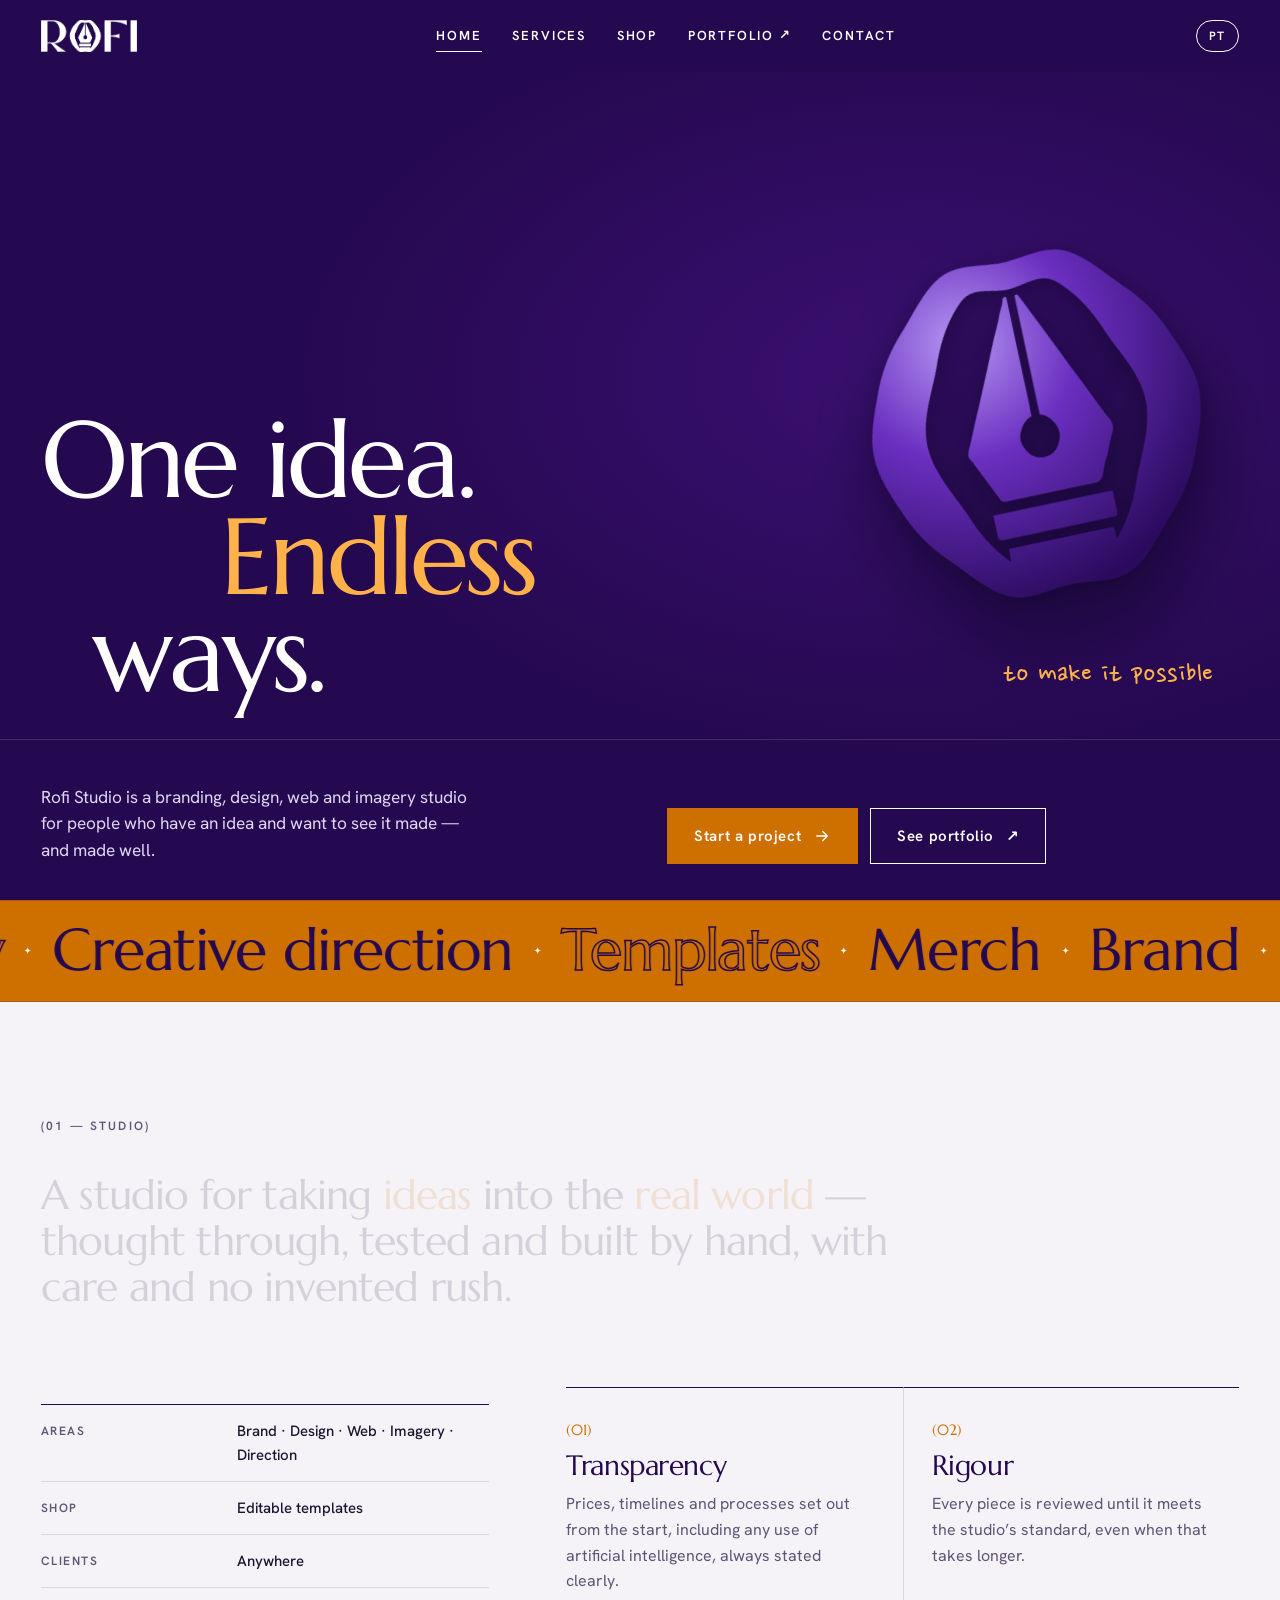
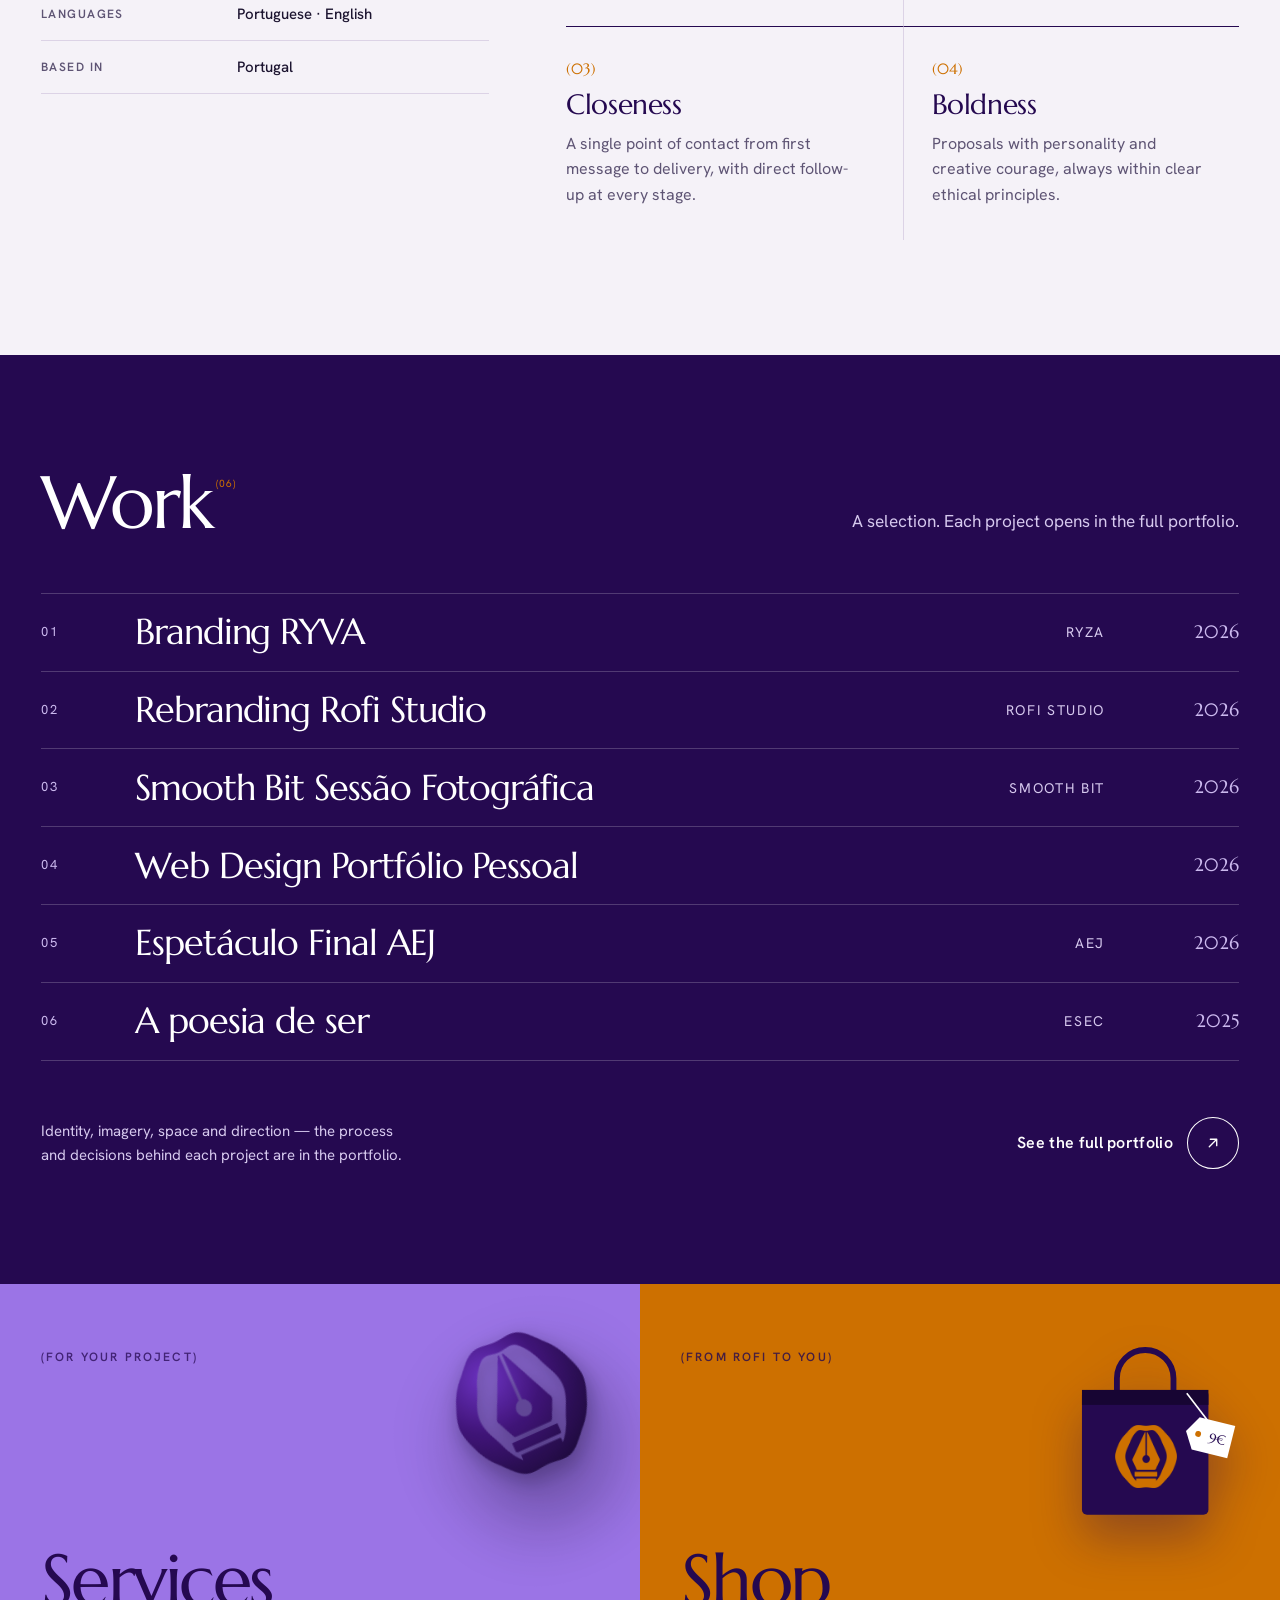
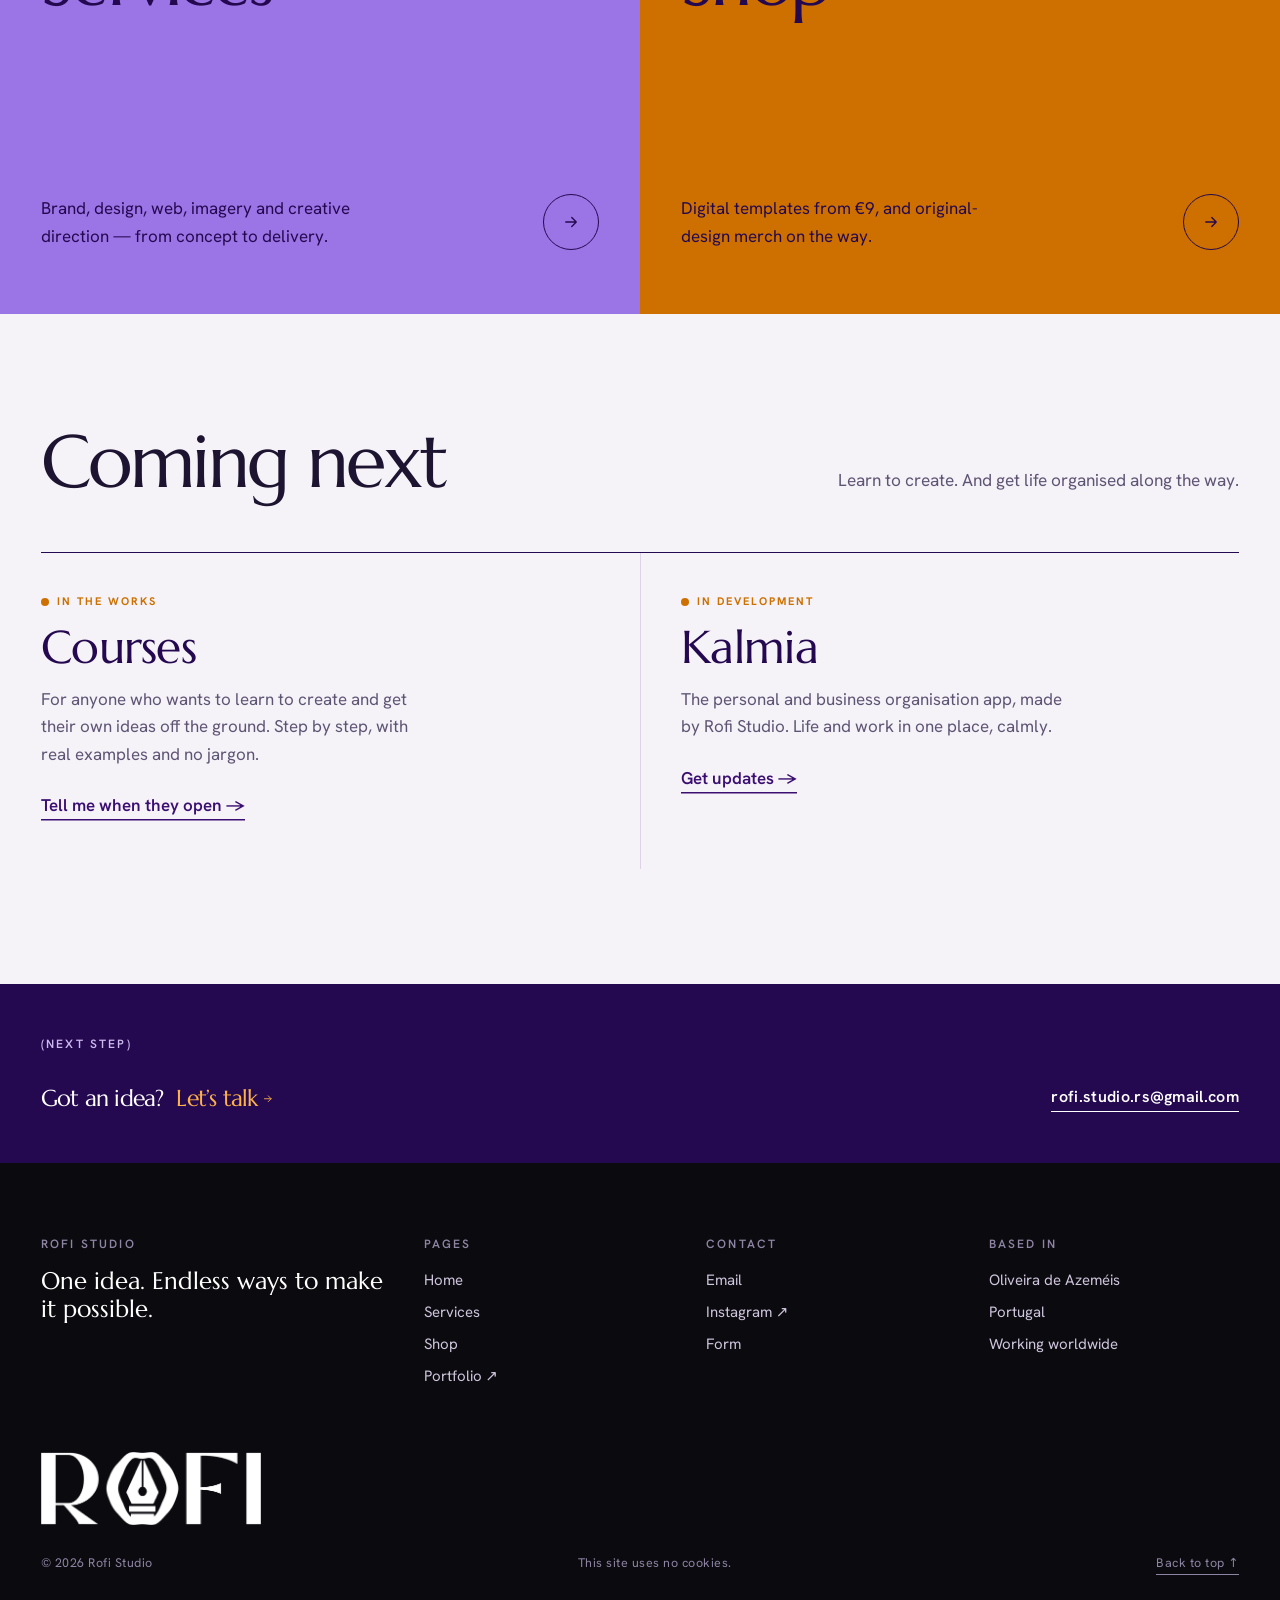
<file: index.html>
<!doctype html>
<html lang="pt" data-pagina="inicio">
<head>
  <meta charset="utf-8">
  <meta name="viewport" content="width=device-width, initial-scale=1, viewport-fit=cover">
  <title>Rofi Studio · Estúdio de design, marca e web</title>
  <meta name="description" content="Rofi Studio é um estúdio de marca, design, web e imagem em Oliveira de Azeméis, Portugal, para quem tem uma ideia e a quer ver feita — e bem feita.">
  <meta name="theme-color" content="#250950">
  <link rel="canonical" href="https://rofistudios.com/">

  <meta property="og:type" content="website">
  <meta property="og:site_name" content="Rofi Studio">
  <meta property="og:url" content="https://rofistudios.com/">
  <meta property="og:locale" content="pt_PT">
  <meta property="og:title" content="Rofi Studio · Estúdio de design, marca e web">
  <meta property="og:description" content="Rofi Studio é um estúdio de marca, design, web e imagem em Oliveira de Azeméis, Portugal, para quem tem uma ideia e a quer ver feita — e bem feita.">
  <meta property="og:image" content="https://rofistudios.com/assets/og-image.jpg">
  <meta name="twitter:card" content="summary_large_image">

  <link rel="icon" href="/favicon.ico" sizes="any">
  <link rel="icon" type="image/png" sizes="48x48" href="/assets/favicon-48.png">
  <link rel="icon" type="image/png" sizes="96x96" href="/assets/favicon-96.png">
  <link rel="icon" type="image/png" sizes="192x192" href="/assets/favicon-192.png">
  <link rel="apple-touch-icon" href="assets/apple-touch-icon.png">
  <script type="application/ld+json">
  {"@context":"https://schema.org","@graph":[
    {"@type":"WebSite","@id":"https://rofistudios.com/#site","url":"https://rofistudios.com/","name":"Rofi Studio","alternateName":["Rofi Studios","Rofi"],"inLanguage":["pt-PT","en"],"publisher":{"@id":"https://rofistudios.com/#estudio"}},
    {"@type":"ProfessionalService","@id":"https://rofistudios.com/#estudio","name":"Rofi Studio","alternateName":"Rofi Studios","url":"https://rofistudios.com/","logo":"https://rofistudios.com/assets/icon-512.png","image":"https://rofistudios.com/assets/og-image.jpg","description":"Estúdio de marca, design, web e imagem. Do conceito à entrega, com preço e prazo claros.","slogan":"Uma ideia. Infinitas formas de a tornar possível.","email":"rofi.studio.rs@gmail.com","address":{"@type":"PostalAddress","addressLocality":"Oliveira de Azeméis","addressCountry":"PT"},"areaServed":"Worldwide","knowsLanguage":["pt","en"],"sameAs":["https://www.instagram.com/rofi.studio.rs/","https://portfoliorenatasofia.framer.website/"]}
  ]}
  </script>

  <link rel="preconnect" href="https://fonts.googleapis.com">
  <link rel="preconnect" href="https://fonts.gstatic.com" crossorigin>
  <link rel="stylesheet" href="https://fonts.googleapis.com/css2?family=Marcellus&family=Hanken+Grotesk:wght@400;500;600;700&family=Nanum+Pen+Script&display=swap">
  <link rel="stylesheet" href="css/style.css">
  <script src="js/main.js" defer></script>
</head>
<body>

<svg width="0" height="0" style="position:absolute" aria-hidden="true">
  <defs>
    <symbol id="spark" viewBox="0 0 24 24"><path fill="currentColor" d="M12 0C12.9 7.6 16.4 11.1 24 12 16.4 12.9 12.9 16.4 12 24 11.1 16.4 7.6 12.9 0 12 7.6 11.1 11.1 7.6 12 0Z"/></symbol>
    <symbol id="seta" viewBox="0 0 24 24"><path fill="none" stroke="currentColor" stroke-width="1.8" stroke-linecap="round" stroke-linejoin="round" d="M5 12h14M13 6l6 6-6 6"/></symbol>
  </defs>
</svg>

<a class="skip" href="#main"><span data-l="pt">Saltar para o conteúdo</span><span data-l="en">Skip to content</span></a>

<header class="topo" id="topo" data-tema="escuro">
  <div class="topo-in">
    <a href="index.html" class="marca" aria-label="Rofi Studio — início"><span class="logo word" aria-hidden="true"></span></a>
    <nav class="menu" id="menu" aria-label="Principal">
      <a href="index.html" aria-current="page"><span class="m-n">01</span><span data-l="pt">Início</span><span data-l="en">Home</span></a>
      <a href="servicos.html"><span class="m-n">02</span><span data-l="pt">Serviços</span><span data-l="en">Services</span></a>
      <a href="loja.html"><span class="m-n">03</span><span data-l="pt">Loja</span><span data-l="en">Shop</span></a>
      <a href="https://portfoliorenatasofia.framer.website" target="_blank" rel="noopener"><span class="m-n">04</span>Portfolio <span class="seta-ext" aria-hidden="true">↗</span></a>
      <a href="contacto.html"><span class="m-n">05</span><span data-l="pt">Contacto</span><span data-l="en">Contact</span></a>
    </nav>
    <div class="topo-acoes">
      <button class="lingua" type="button" id="lingua" aria-label="Switch to English"><span class="on-pt">EN</span><span class="on-en">PT</span></button>
      <button class="burger" type="button" id="burger" aria-expanded="false" aria-controls="menu" aria-label="Menu"><span></span><span></span></button>
    </div>
  </div>
</header>

<div class="cursor" id="cursor" aria-hidden="true"><span><span data-l="pt">Ver</span><span data-l="en">View</span></span></div>

<main id="main">

<!-- ============ HERO ============ -->
<section class="hero" data-tema="escuro" data-hero>
  <div class="hero-fundo" aria-hidden="true"></div>
  <div class="hero-nib" data-tilt aria-hidden="true">
    <div class="hero-halo"></div>
    <div class="nib3d"><span class="logo sym"></span></div>
  </div>

  <h1 class="hero-titulo">
    <span data-l="pt"><span class="linha"><span>Uma ideia.</span></span><span class="linha l2"><span>Infinitas</span></span><span class="linha l3"><span>formas.</span></span></span>
    <span data-l="en"><span class="linha"><span>One idea.</span></span><span class="linha l2"><span>Endless</span></span><span class="linha l3"><span>ways.</span></span></span>
    <span class="mao entra"><span data-l="pt">de a tornar possível</span><span data-l="en">to make it possible</span></span>
  </h1>

  <div class="hero-base entra">
    <p class="lead"><span data-l="pt">A Rofi Studio é um estúdio de marca, design, web e imagem para quem tem uma ideia e a quer ver feita — e bem feita.</span><span data-l="en">Rofi Studio is a branding, design, web and imagery studio for people who have an idea and want to see it made — and made well.</span></p>
    <div class="hero-cta">
      <a href="contacto.html" class="btn btn-laranja"><span data-l="pt">Começar um projeto</span><span data-l="en">Start a project</span> <svg class="i" aria-hidden="true"><use href="#seta"/></svg></a>
      <a href="https://portfoliorenatasofia.framer.website" target="_blank" rel="noopener" class="btn btn-contorno"><span data-l="pt">Ver portfolio</span><span data-l="en">See portfolio</span> <span aria-hidden="true">↗</span></a>
    </div>
    <div class="scroll-ind" aria-hidden="true"><i></i>scroll</div>
  </div>
</section>


<div class="faixa" data-tema="laranja" aria-hidden="true">
  <div class="faixa-pista" data-faixa>
    <div class="faixa-grupo"><span class="faixa-item"><span data-l="pt">Marca</span><span data-l="en">Brand</span></span><svg class="spark" aria-hidden="true"><use href="#spark"/></svg><span class="faixa-item contorno"><span data-l="pt">Design</span><span data-l="en">Design</span></span><svg class="spark" aria-hidden="true"><use href="#spark"/></svg><span class="faixa-item"><span data-l="pt">Web</span><span data-l="en">Web</span></span><svg class="spark" aria-hidden="true"><use href="#spark"/></svg><span class="faixa-item contorno"><span data-l="pt">Imagem</span><span data-l="en">Imagery</span></span><svg class="spark" aria-hidden="true"><use href="#spark"/></svg><span class="faixa-item"><span data-l="pt">Direção criativa</span><span data-l="en">Creative direction</span></span><svg class="spark" aria-hidden="true"><use href="#spark"/></svg><span class="faixa-item contorno"><span data-l="pt">Templates</span><span data-l="en">Templates</span></span><svg class="spark" aria-hidden="true"><use href="#spark"/></svg><span class="faixa-item"><span data-l="pt">Merch</span><span data-l="en">Merch</span></span><svg class="spark" aria-hidden="true"><use href="#spark"/></svg></div><div class="faixa-grupo"><span class="faixa-item"><span data-l="pt">Marca</span><span data-l="en">Brand</span></span><svg class="spark" aria-hidden="true"><use href="#spark"/></svg><span class="faixa-item contorno"><span data-l="pt">Design</span><span data-l="en">Design</span></span><svg class="spark" aria-hidden="true"><use href="#spark"/></svg><span class="faixa-item"><span data-l="pt">Web</span><span data-l="en">Web</span></span><svg class="spark" aria-hidden="true"><use href="#spark"/></svg><span class="faixa-item contorno"><span data-l="pt">Imagem</span><span data-l="en">Imagery</span></span><svg class="spark" aria-hidden="true"><use href="#spark"/></svg><span class="faixa-item"><span data-l="pt">Direção criativa</span><span data-l="en">Creative direction</span></span><svg class="spark" aria-hidden="true"><use href="#spark"/></svg><span class="faixa-item contorno"><span data-l="pt">Templates</span><span data-l="en">Templates</span></span><svg class="spark" aria-hidden="true"><use href="#spark"/></svg><span class="faixa-item"><span data-l="pt">Merch</span><span data-l="en">Merch</span></span><svg class="spark" aria-hidden="true"><use href="#spark"/></svg></div>
  </div>
</div>

<!-- ============ ESTÚDIO / MANIFESTO ============ -->
<section class="sec manifesto wrap" data-tema="claro" id="estudio">
  <span class="rotulo par"><span data-l="pt">01 — Estúdio</span><span data-l="en">01 — Studio</span></span>
  <p class="manifesto-txt" data-palavras>
    <span data-l="pt">Um estúdio para levar <b>ideias</b> até ao <b>mundo real</b> — pensadas, experimentadas e construídas à mão, com cuidado e sem pressa inventada.</span><span data-l="en">A studio for taking <b>ideas</b> into the <b>real world</b> — thought through, tested and built by hand, with care and no invented rush.</span>
  </p>

  <div class="manifesto-grade">
    <div class="rv">
      <dl class="ficha">
        <div><dt><span data-l="pt">Áreas</span><span data-l="en">Areas</span></dt><dd><span data-l="pt">Marca · Design · Web · Imagem · Direção</span><span data-l="en">Brand · Design · Web · Imagery · Direction</span></dd></div>
        <div><dt><span data-l="pt">Loja</span><span data-l="en">Shop</span></dt><dd><span data-l="pt">Templates editáveis</span><span data-l="en">Editable templates</span></dd></div>
        <div><dt><span data-l="pt">Clientes</span><span data-l="en">Clients</span></dt><dd><span data-l="pt">Em qualquer país</span><span data-l="en">Anywhere</span></dd></div>
        <div><dt><span data-l="pt">Línguas</span><span data-l="en">Languages</span></dt><dd><span data-l="pt">Português · Inglês</span><span data-l="en">Portuguese · English</span></dd></div>
        <div><dt><span data-l="pt">Base</span><span data-l="en">Based in</span></dt><dd>Portugal</dd></div>
      </dl>
    </div>
    <div class="valores">
      <div class="valor rv"><span class="n">(01)</span><h3><span data-l="pt">Transparência</span><span data-l="en">Transparency</span></h3><p><span data-l="pt">Preços, prazos e processos definidos à partida, incluindo o uso de inteligência artificial, sempre comunicado com clareza.</span><span data-l="en">Prices, timelines and processes set out from the start, including any use of artificial intelligence, always stated clearly.</span></p></div>
      <div class="valor rv"><span class="n">(02)</span><h3><span data-l="pt">Rigor</span><span data-l="en">Rigour</span></h3><p><span data-l="pt">Cada peça é revista até cumprir o padrão do estúdio, mesmo que isso exija mais tempo.</span><span data-l="en">Every piece is reviewed until it meets the studio’s standard, even when that takes longer.</span></p></div>
      <div class="valor rv"><span class="n">(03)</span><h3><span data-l="pt">Proximidade</span><span data-l="en">Closeness</span></h3><p><span data-l="pt">Um único interlocutor do primeiro contacto à entrega, com acompanhamento direto em todas as fases.</span><span data-l="en">A single point of contact from first message to delivery, with direct follow-up at every stage.</span></p></div>
      <div class="valor rv"><span class="n">(04)</span><h3><span data-l="pt">Ousadia</span><span data-l="en">Boldness</span></h3><p><span data-l="pt">Propostas com personalidade e coragem criativa, sempre dentro de princípios éticos claros.</span><span data-l="en">Proposals with personality and creative courage, always within clear ethical principles.</span></p></div>
    </div>
  </div>
</section>

<!-- ============ TRABALHO ============ -->
<section class="sec trabalho wrap" data-tema="escuro" id="trabalho">
  <div class="sec-cab">
    <h2 class="sec-titulo rv"><span data-l="pt">Trabalho</span><span data-l="en">Work</span><sup id="proj-total">(06)</sup></h2>
    <p class="lead rv"><span data-l="pt">Uma seleção. Cada projeto abre no portfolio completo.</span><span data-l="en">A selection. Each project opens in the full portfolio.</span></p>
  </div>
  <ul class="projetos" id="projetos">
      <li><a class="proj rv" href="https://portfoliorenatasofia.framer.website/trabalhos/branding-ryva" target="_blank" rel="noopener" data-img="https://framerusercontent.com/images/N3KmgN2YVty2j3d4TCJsdJpMw4.jpg?width=2100&height=1250" data-sf="0" data-nome="Branding RYVA">
        <span class="proj-n">01</span>
        <span class="proj-nome">Branding RYVA</span>
        <span class="proj-cli">RYZA</span>
        <span class="proj-ano">2026</span>
        <span class="proj-thumb" aria-hidden="true"><img src="https://framerusercontent.com/images/N3KmgN2YVty2j3d4TCJsdJpMw4.jpg?width=2100&height=1250" alt="" onload="this.parentNode.classList.add('ok')" onerror="this.parentNode.remove()"></span>
      </a></li>
      <li><a class="proj rv" href="https://portfoliorenatasofia.framer.website/trabalhos/rebranding-rofi-studio" target="_blank" rel="noopener" data-img="https://framerusercontent.com/images/7igtA5cpIRE30ThVAf9Gwgc.png?width=1502&height=1047" data-sf="1" data-nome="Rebranding Rofi Studio">
        <span class="proj-n">02</span>
        <span class="proj-nome">Rebranding Rofi Studio</span>
        <span class="proj-cli">ROFI STUDIO</span>
        <span class="proj-ano">2026</span>
        <span class="proj-thumb" aria-hidden="true"><img src="https://framerusercontent.com/images/7igtA5cpIRE30ThVAf9Gwgc.png?width=1502&height=1047" alt="" onload="this.parentNode.classList.add('ok')" onerror="this.parentNode.remove()"></span>
      </a></li>
      <li><a class="proj rv" href="https://portfoliorenatasofia.framer.website/trabalhos/smooth-bit-sess%C3%A3o-fotogr%C3%A1fica" target="_blank" rel="noopener" data-img="https://framerusercontent.com/images/0kczSGNN7tO1MlrxrAd79JEoqKQ.png?width=3465&height=5197" data-sf="2" data-nome="Smooth Bit Sessão Fotográfica">
        <span class="proj-n">03</span>
        <span class="proj-nome">Smooth Bit Sessão Fotográfica</span>
        <span class="proj-cli">Smooth Bit</span>
        <span class="proj-ano">2026</span>
        <span class="proj-thumb" aria-hidden="true"><img src="https://framerusercontent.com/images/0kczSGNN7tO1MlrxrAd79JEoqKQ.png?width=3465&height=5197" alt="" onload="this.parentNode.classList.add('ok')" onerror="this.parentNode.remove()"></span>
      </a></li>
      <li><a class="proj rv" href="https://portfoliorenatasofia.framer.website/trabalhos/web-design-portf%C3%B3lio-pessoal" target="_blank" rel="noopener" data-img="https://framerusercontent.com/images/1mCaH7WMS4WavHiuj3KrHyPPNY.jpg?width=1616&height=1264" data-sf="3" data-nome="Web Design Portfólio Pessoal">
        <span class="proj-n">04</span>
        <span class="proj-nome">Web Design Portfólio Pessoal</span>
        <span class="proj-cli"></span>
        <span class="proj-ano">2026</span>
        <span class="proj-thumb" aria-hidden="true"><img src="https://framerusercontent.com/images/1mCaH7WMS4WavHiuj3KrHyPPNY.jpg?width=1616&height=1264" alt="" onload="this.parentNode.classList.add('ok')" onerror="this.parentNode.remove()"></span>
      </a></li>
      <li><a class="proj rv" href="https://portfoliorenatasofia.framer.website/trabalhos/espet%C3%A1culo-final-aej" target="_blank" rel="noopener" data-img="https://framerusercontent.com/images/TTc5IaSW4tPL6kYFdLKhCrPWwo.jpeg?width=1600&height=900" data-sf="4" data-nome="Espetáculo Final AEJ">
        <span class="proj-n">05</span>
        <span class="proj-nome">Espetáculo Final AEJ</span>
        <span class="proj-cli">AEJ</span>
        <span class="proj-ano">2026</span>
        <span class="proj-thumb" aria-hidden="true"><img src="https://framerusercontent.com/images/TTc5IaSW4tPL6kYFdLKhCrPWwo.jpeg?width=1600&height=900" alt="" onload="this.parentNode.classList.add('ok')" onerror="this.parentNode.remove()"></span>
      </a></li>
      <li><a class="proj rv" href="https://portfoliorenatasofia.framer.website/trabalhos/a-poesia-de-ser" target="_blank" rel="noopener" data-img="https://framerusercontent.com/images/leFeuOyzMDCYKJ9ry8gRwAnWOqk.jpg?width=4854&height=2730" data-sf="5" data-nome="A poesia de ser">
        <span class="proj-n">06</span>
        <span class="proj-nome">A poesia de ser</span>
        <span class="proj-cli">ESEC</span>
        <span class="proj-ano">2025</span>
        <span class="proj-thumb" aria-hidden="true"><img src="https://framerusercontent.com/images/leFeuOyzMDCYKJ9ry8gRwAnWOqk.jpg?width=4854&height=2730" alt="" onload="this.parentNode.classList.add('ok')" onerror="this.parentNode.remove()"></span>
      </a></li>
  </ul>
  <div class="trabalho-fim rv">
    <p><span data-l="pt">Identidade, imagem, espaço e direção — o processo e as decisões de cada projeto estão no portfolio.</span><span data-l="en">Identity, imagery, space and direction — the process and decisions behind each project are in the portfolio.</span></p>
    <a class="link-seta externo" href="https://portfoliorenatasofia.framer.website" target="_blank" rel="noopener"><span data-l="pt">Ver o portfolio completo</span><span data-l="en">See the full portfolio</span><span class="circ"><svg class="i" aria-hidden="true"><use href="#seta"/></svg></span></a>
  </div>
  <div class="preview" id="preview" aria-hidden="true"></div>
</section>

<!-- ============ PORTAS ============ -->
<section class="portas" aria-label="Serviços e loja">
  <a class="porta p-serv" href="servicos.html" data-tema="escuro" data-cursor="Ver">
    <span class="rotulo par"><span data-l="pt">Para o seu projeto</span><span data-l="en">For your project</span></span>
    <div class="porta-ilus ilus-serv" aria-hidden="true">
      <svg class="traco" viewBox="0 0 320 120" preserveAspectRatio="none"><path d="M6 96 C60 30 110 118 170 70 S270 18 314 48" fill="none" stroke="#250950" stroke-width="3" stroke-linecap="round"/></svg>
      <div class="nib3d flutua"><span class="logo sym"></span></div>
    </div>
    <div>
      <h2 class="porta-titulo"><span data-l="pt">Serviços</span><span data-l="en">Services</span></h2>
    </div>
    <div class="porta-base">
      <p><span data-l="pt">Marca, design, web, imagem e direção criativa — do conceito à entrega.</span><span data-l="en">Brand, design, web, imagery and creative direction — from concept to delivery.</span></p>
      <span class="circ"><svg class="i" aria-hidden="true"><use href="#seta"/></svg></span>
    </div>
  </a>
  <a class="porta p-loja" href="loja.html" data-tema="laranja">
    <span class="rotulo par"><span data-l="pt">Da Rofi para si</span><span data-l="en">From Rofi to you</span></span>
    <div class="porta-ilus ilus-loja flutua" aria-hidden="true">
      <svg viewBox="0 0 200 230">
        <path d="M66 70 V52 a34 34 0 0 1 68 0 V70" fill="none" stroke="#250950" stroke-width="7" stroke-linecap="round"/>
        <rect x="24" y="66" width="152" height="150" rx="6" fill="#250950"/>
        <rect x="24" y="66" width="152" height="18" fill="#170533"/>
        <g transform="translate(62 104)"><rect width="76" height="76" fill="none"/></g>
        <path d="M150 70 L176 104" stroke="#fff" stroke-width="2"/>
        <g transform="rotate(14 184 124)">
          <path d="M160 104 h44 v40 h-44 l-12 -20 z" fill="#fff"/>
          <circle cx="163" cy="124" r="3.5" fill="#CD7000"/>
          <text x="187" y="130" text-anchor="middle" font-family="Marcellus, Georgia, serif" font-size="16" fill="#250950">9€</text>
        </g>
      </svg>
      <span class="logo sym"></span>
    </div>
    <div>
      <h2 class="porta-titulo"><span data-l="pt">Loja</span><span data-l="en">Shop</span></h2>
    </div>
    <div class="porta-base">
      <p><span data-l="pt">Templates digitais desde 9 € e merch com design original a caminho.</span><span data-l="en">Digital templates from €9, and original-design merch on the way.</span></p>
      <span class="circ"><svg class="i" aria-hidden="true"><use href="#seta"/></svg></span>
    </div>
  </a>
</section>

<!-- ============ A SEGUIR ============ -->
<section class="sec wrap" data-tema="claro">
  <div class="sec-cab">
    <h2 class="sec-titulo rv"><span data-l="pt">A seguir</span><span data-l="en">Coming next</span></h2>
    <p class="lead rv" style="color:var(--suave)"><span data-l="pt">Aprender a criar. E arrumar a vida pelo meio.</span><span data-l="en">Learn to create. And get life organised along the way.</span></p>
  </div>
  <div class="seguir">
    <div class="seguir-item rv">
      <span class="etiqueta"><span data-l="pt">Em preparação</span><span data-l="en">In the works</span></span>
      <h3><span data-l="pt">Cursos</span><span data-l="en">Courses</span></h3>
      <p><span data-l="pt">Para quem quer aprender a criar e a pôr as próprias ideias de pé. Passo a passo, com exemplos reais e sem jargão.</span><span data-l="en">For anyone who wants to learn to create and get their own ideas off the ground. Step by step, with real examples and no jargon.</span></p>
      <a class="sublinha" href="mailto:rofi.studio.rs@gmail.com?subject=Cursos%20Rofi%20Studio%20-%20quero%20saber%20quando%20abrem" data-assunto-en="Rofi Studio courses - let me know when they open"><span data-l="pt">Receber aviso quando abrirem →</span><span data-l="en">Tell me when they open →</span></a>
    </div>
    <div class="seguir-item rv">
      <span class="etiqueta"><span data-l="pt">Em desenvolvimento</span><span data-l="en">In development</span></span>
      <h3>Kalmia</h3>
      <p><span data-l="pt">A app de organização pessoal e de negócio, criada pela Rofi Studio. Para ter a vida e o trabalho no mesmo sítio, com calma.</span><span data-l="en">The personal and business organisation app, made by Rofi Studio. Life and work in one place, calmly.</span></p>
      <a class="sublinha" href="mailto:rofi.studio.rs@gmail.com?subject=Kalmia%20-%20quero%20experimentar" data-assunto-en="Kalmia - I'd like to try it"><span data-l="pt">Receber novidades →</span><span data-l="en">Get updates →</span></a>
    </div>
  </div>
</section>

<!-- ============ CHAMADA FINAL ============ -->
<section class="chamada wrap" data-tema="escuro">
  <span class="rotulo par rv"><span data-l="pt">Próximo passo</span><span data-l="en">Next step</span></span>
  <h2 class="chamada-titulo rv">
    <span data-l="pt">Tem uma ideia?</span><span data-l="en">Got an idea?</span><br>
    <a href="contacto.html"><span data-l="pt">Vamos conversar</span><span data-l="en">Let’s talk</span><svg aria-hidden="true"><use href="#seta"/></svg></a>
  </h2>
  <div class="chamada-base rv">
    <a class="chamada-mail sublinha" href="mailto:rofi.studio.rs@gmail.com">rofi.studio.rs@gmail.com</a>
  </div>
</section>

</main>

<footer class="rodape" data-tema="preto">
  <div class="rodape-grade">
    <div>
      <span class="rotulo">Rofi Studio</span>
      <p><span data-l="pt">Uma ideia. Infinitas formas de a tornar possível.</span><span data-l="en">One idea. Endless ways to make it possible.</span></p>
    </div>
    <div>
      <span class="rotulo"><span data-l="pt">Páginas</span><span data-l="en">Pages</span></span>
      <ul>
        <li><a href="index.html"><span data-l="pt">Início</span><span data-l="en">Home</span></a></li>
        <li><a href="servicos.html"><span data-l="pt">Serviços</span><span data-l="en">Services</span></a></li>
        <li><a href="loja.html"><span data-l="pt">Loja</span><span data-l="en">Shop</span></a></li>
        <li><a href="https://portfoliorenatasofia.framer.website" target="_blank" rel="noopener">Portfolio ↗</a></li>
      </ul>
    </div>
    <div>
      <span class="rotulo"><span data-l="pt">Contacto</span><span data-l="en">Contact</span></span>
      <ul>
        <li><a href="mailto:rofi.studio.rs@gmail.com">Email</a></li>
        <li><a href="https://www.instagram.com/rofi.studio.rs/" target="_blank" rel="noopener">Instagram ↗</a></li>
        <li><a href="contacto.html"><span data-l="pt">Formulário</span><span data-l="en">Form</span></a></li>
      </ul>
    </div>
    <div>
      <span class="rotulo"><span data-l="pt">Base</span><span data-l="en">Based in</span></span>
      <ul>
        <li>Oliveira de Azeméis</li>
        <li>Portugal</li>
        <li><span data-l="pt">Para o mundo</span><span data-l="en">Working worldwide</span></li>
      </ul>
    </div>
  </div>
  <a href="index.html" class="rodape-marca" aria-label="Rofi Studio — início"><span class="logo word" aria-hidden="true"></span></a>
  <div class="rodape-fim">
    <span>© <span id="ano">2026</span> Rofi Studio</span>
    <span><span data-l="pt">Este site não usa cookies.</span><span data-l="en">This site uses no cookies.</span></span>
    <a href="#topo" class="sublinha"><span data-l="pt">Voltar ao topo ↑</span><span data-l="en">Back to top ↑</span></a>
  </div>
</footer>

</body>
</html>
</file>
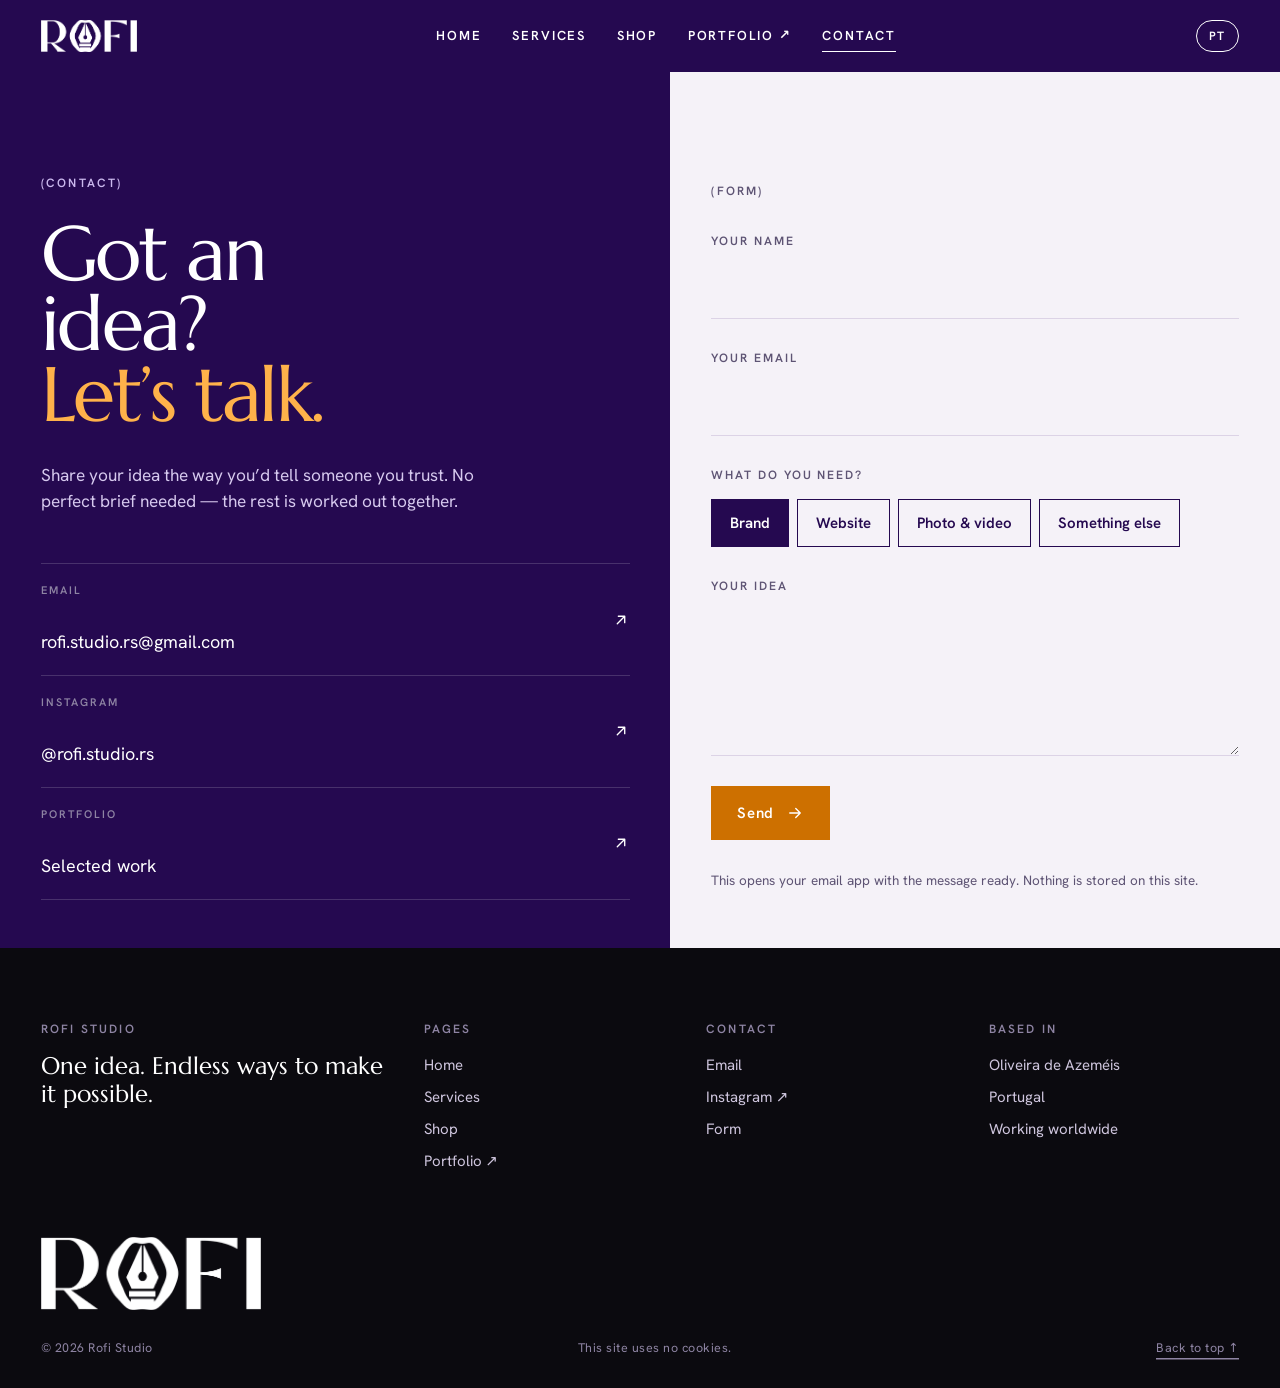
<file: contacto.html>
<!doctype html>
<html lang="pt" data-pagina="contacto">
<head>
  <meta charset="utf-8">
  <meta name="viewport" content="width=device-width, initial-scale=1, viewport-fit=cover">
  <title>Contacto · Rofi Studio</title>
  <meta name="description" content="Fale com a Rofi Studio: partilhe a sua ideia por email ou Instagram. A resposta é sempre pessoal.">
  <meta name="theme-color" content="#250950">
  <link rel="canonical" href="https://rofistudios.com/contacto.html">

  <meta property="og:type" content="website">
  <meta property="og:site_name" content="Rofi Studio">
  <meta property="og:url" content="https://rofistudios.com/contacto.html">
  <meta property="og:locale" content="pt_PT">
  <meta property="og:title" content="Contacto · Rofi Studio">
  <meta property="og:description" content="Fale com a Rofi Studio: partilhe a sua ideia por email ou Instagram. A resposta é sempre pessoal.">
  <meta property="og:image" content="https://rofistudios.com/assets/og-image.jpg">
  <meta name="twitter:card" content="summary_large_image">

  <link rel="icon" href="/favicon.ico" sizes="any">
  <link rel="icon" type="image/png" sizes="48x48" href="/assets/favicon-48.png">
  <link rel="icon" type="image/png" sizes="96x96" href="/assets/favicon-96.png">
  <link rel="icon" type="image/png" sizes="192x192" href="/assets/favicon-192.png">
  <link rel="apple-touch-icon" href="assets/apple-touch-icon.png">

  <link rel="preconnect" href="https://fonts.googleapis.com">
  <link rel="preconnect" href="https://fonts.gstatic.com" crossorigin>
  <link rel="stylesheet" href="https://fonts.googleapis.com/css2?family=Marcellus&family=Hanken+Grotesk:wght@400;500;600;700&family=Nanum+Pen+Script&display=swap">
  <link rel="stylesheet" href="css/style.css">
  <script src="js/main.js" defer></script>
</head>
<body>

<svg width="0" height="0" style="position:absolute" aria-hidden="true">
  <defs>
    <symbol id="spark" viewBox="0 0 24 24"><path fill="currentColor" d="M12 0C12.9 7.6 16.4 11.1 24 12 16.4 12.9 12.9 16.4 12 24 11.1 16.4 7.6 12.9 0 12 7.6 11.1 11.1 7.6 12 0Z"/></symbol>
    <symbol id="seta" viewBox="0 0 24 24"><path fill="none" stroke="currentColor" stroke-width="1.8" stroke-linecap="round" stroke-linejoin="round" d="M5 12h14M13 6l6 6-6 6"/></symbol>
  </defs>
</svg>

<a class="skip" href="#main"><span data-l="pt">Saltar para o conteúdo</span><span data-l="en">Skip to content</span></a>

<header class="topo" id="topo" data-tema="escuro">
  <div class="topo-in">
    <a href="index.html" class="marca" aria-label="Rofi Studio — início"><span class="logo word" aria-hidden="true"></span></a>
    <nav class="menu" id="menu" aria-label="Principal">
      <a href="index.html"><span class="m-n">01</span><span data-l="pt">Início</span><span data-l="en">Home</span></a>
      <a href="servicos.html"><span class="m-n">02</span><span data-l="pt">Serviços</span><span data-l="en">Services</span></a>
      <a href="loja.html"><span class="m-n">03</span><span data-l="pt">Loja</span><span data-l="en">Shop</span></a>
      <a href="https://portfoliorenatasofia.framer.website" target="_blank" rel="noopener"><span class="m-n">04</span>Portfolio <span class="seta-ext" aria-hidden="true">↗</span></a>
      <a href="contacto.html" aria-current="page"><span class="m-n">05</span><span data-l="pt">Contacto</span><span data-l="en">Contact</span></a>
    </nav>
    <div class="topo-acoes">
      <button class="lingua" type="button" id="lingua" aria-label="Switch to English"><span class="on-pt">EN</span><span class="on-en">PT</span></button>
      <button class="burger" type="button" id="burger" aria-expanded="false" aria-controls="menu" aria-label="Menu"><span></span><span></span></button>
    </div>
  </div>
</header>

<div class="cursor" id="cursor" aria-hidden="true"><span><span data-l="pt">Ver</span><span data-l="en">View</span></span></div>

<main id="main">

<section class="contacto" data-tema="escuro" data-hero>
  <div class="contacto-esq">
    <div>
      <span class="rotulo par"><span data-l="pt">Contacto</span><span data-l="en">Contact</span></span>
      <h1 class="contacto-titulo">
        <span data-l="pt"><span class="linha"><span>Tem uma</span></span><span class="linha"><span>ideia?</span></span><span class="linha"><span><em>Vamos conversar.</em></span></span></span>
        <span data-l="en"><span class="linha"><span>Got an</span></span><span class="linha"><span>idea?</span></span><span class="linha"><span><em>Let’s talk.</em></span></span></span>
      </h1>
      <p class="lead entra"><span data-l="pt">Partilhe a sua ideia como a contaria a alguém de confiança. Não precisa de um briefing perfeito — o resto descobre-se em conjunto.</span><span data-l="en">Share your idea the way you’d tell someone you trust. No perfect brief needed — the rest is worked out together.</span></p>
    </div>
    <nav class="canais entra" aria-label="Canais">
      <a href="mailto:rofi.studio.rs@gmail.com"><span><span class="rotulo">Email</span><br>rofi.studio.rs@gmail.com</span><svg class="i" aria-hidden="true"><use href="#seta"/></svg></a>
      <a href="https://www.instagram.com/rofi.studio.rs/" target="_blank" rel="noopener"><span><span class="rotulo">Instagram</span><br>@rofi.studio.rs</span><svg class="i" aria-hidden="true"><use href="#seta"/></svg></a>
      <a href="https://portfoliorenatasofia.framer.website" target="_blank" rel="noopener"><span><span class="rotulo">Portfolio</span><br><span data-l="pt">Projetos selecionados</span><span data-l="en">Selected work</span></span><svg class="i" aria-hidden="true"><use href="#seta"/></svg></a>
    </nav>
  </div>

  <div class="contacto-dir" data-tema="claro">
    <form class="form" id="form" novalidate>
      <span class="rotulo par"><span data-l="pt">Formulário</span><span data-l="en">Form</span></span>
      <label class="campo"><span><span data-l="pt">O seu nome</span><span data-l="en">Your name</span></span><input type="text" name="nome" autocomplete="name" required></label>
      <label class="campo"><span><span data-l="pt">O seu email</span><span data-l="en">Your email</span></span><input type="email" name="email" autocomplete="email" required></label>
      <fieldset>
        <legend><span data-l="pt">Do que precisa?</span><span data-l="en">What do you need?</span></legend>
        <div class="chips">
          <label class="chip"><input type="radio" name="tipo" value="marca" checked><span><span data-l="pt">Marca</span><span data-l="en">Brand</span></span></label>
          <label class="chip"><input type="radio" name="tipo" value="web"><span><span data-l="pt">Site</span><span data-l="en">Website</span></span></label>
          <label class="chip"><input type="radio" name="tipo" value="imagem"><span><span data-l="pt">Foto e vídeo</span><span data-l="en">Photo &amp; video</span></span></label>
          <label class="chip"><input type="radio" name="tipo" value="outro"><span><span data-l="pt">Outra coisa</span><span data-l="en">Something else</span></span></label>
        </div>
      </fieldset>
      <label class="campo"><span><span data-l="pt">A sua ideia</span><span data-l="en">Your idea</span></span><textarea name="mensagem" rows="4" required></textarea></label>
      <button class="btn btn-laranja" type="submit"><span data-l="pt">Enviar</span><span data-l="en">Send</span> <svg class="i" aria-hidden="true"><use href="#seta"/></svg></button>
      <p class="form-nota" id="form-nota" role="status"><span data-l="pt">Abre o seu email com a mensagem já escrita. Nada fica guardado neste site.</span><span data-l="en">This opens your email app with the message ready. Nothing is stored on this site.</span></p>
    </form>
  </div>
</section>

</main>

<footer class="rodape" data-tema="preto">
  <div class="rodape-grade">
    <div>
      <span class="rotulo">Rofi Studio</span>
      <p><span data-l="pt">Uma ideia. Infinitas formas de a tornar possível.</span><span data-l="en">One idea. Endless ways to make it possible.</span></p>
    </div>
    <div>
      <span class="rotulo"><span data-l="pt">Páginas</span><span data-l="en">Pages</span></span>
      <ul>
        <li><a href="index.html"><span data-l="pt">Início</span><span data-l="en">Home</span></a></li>
        <li><a href="servicos.html"><span data-l="pt">Serviços</span><span data-l="en">Services</span></a></li>
        <li><a href="loja.html"><span data-l="pt">Loja</span><span data-l="en">Shop</span></a></li>
        <li><a href="https://portfoliorenatasofia.framer.website" target="_blank" rel="noopener">Portfolio ↗</a></li>
      </ul>
    </div>
    <div>
      <span class="rotulo"><span data-l="pt">Contacto</span><span data-l="en">Contact</span></span>
      <ul>
        <li><a href="mailto:rofi.studio.rs@gmail.com">Email</a></li>
        <li><a href="https://www.instagram.com/rofi.studio.rs/" target="_blank" rel="noopener">Instagram ↗</a></li>
        <li><a href="contacto.html"><span data-l="pt">Formulário</span><span data-l="en">Form</span></a></li>
      </ul>
    </div>
    <div>
      <span class="rotulo"><span data-l="pt">Base</span><span data-l="en">Based in</span></span>
      <ul>
        <li>Oliveira de Azeméis</li>
        <li>Portugal</li>
        <li><span data-l="pt">Para o mundo</span><span data-l="en">Working worldwide</span></li>
      </ul>
    </div>
  </div>
  <a href="index.html" class="rodape-marca" aria-label="Rofi Studio — início"><span class="logo word" aria-hidden="true"></span></a>
  <div class="rodape-fim">
    <span>© <span id="ano">2026</span> Rofi Studio</span>
    <span><span data-l="pt">Este site não usa cookies.</span><span data-l="en">This site uses no cookies.</span></span>
    <a href="#topo" class="sublinha"><span data-l="pt">Voltar ao topo ↑</span><span data-l="en">Back to top ↑</span></a>
  </div>
</footer>

</body>
</html>
</file>
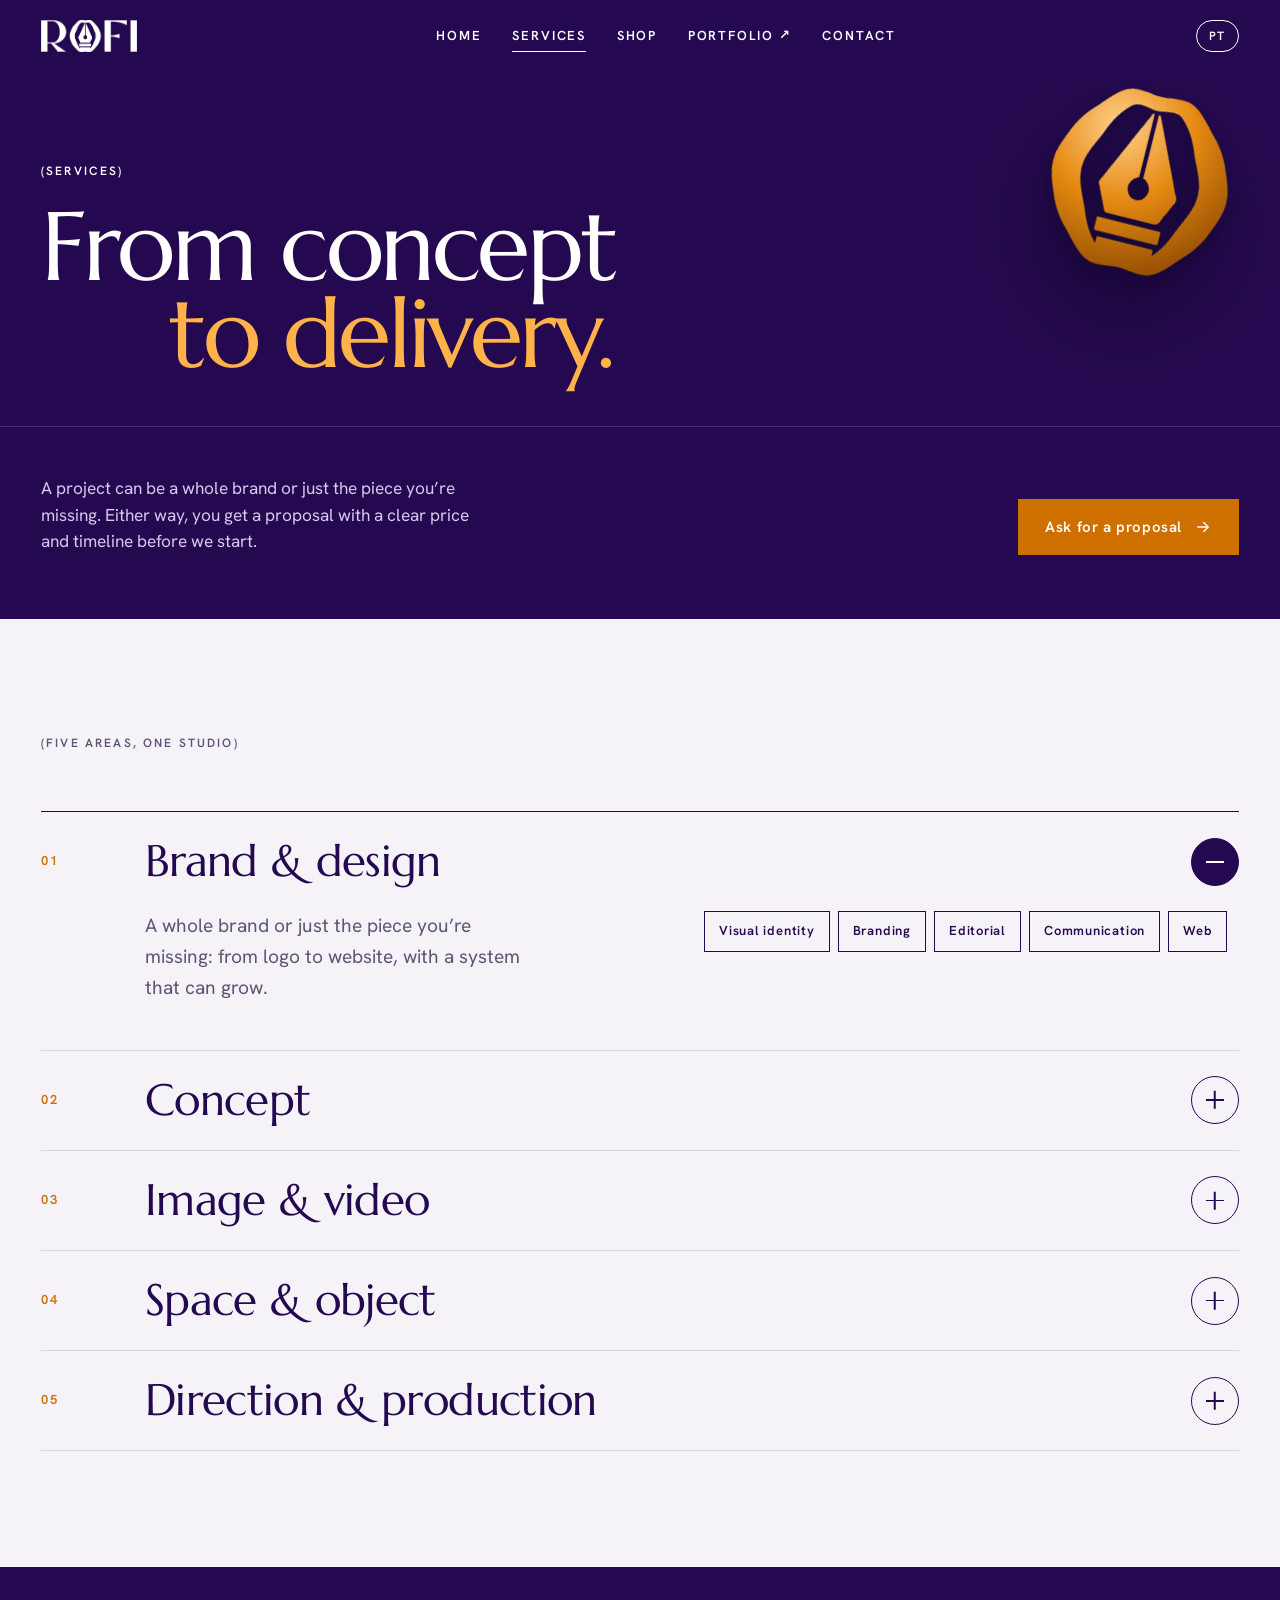
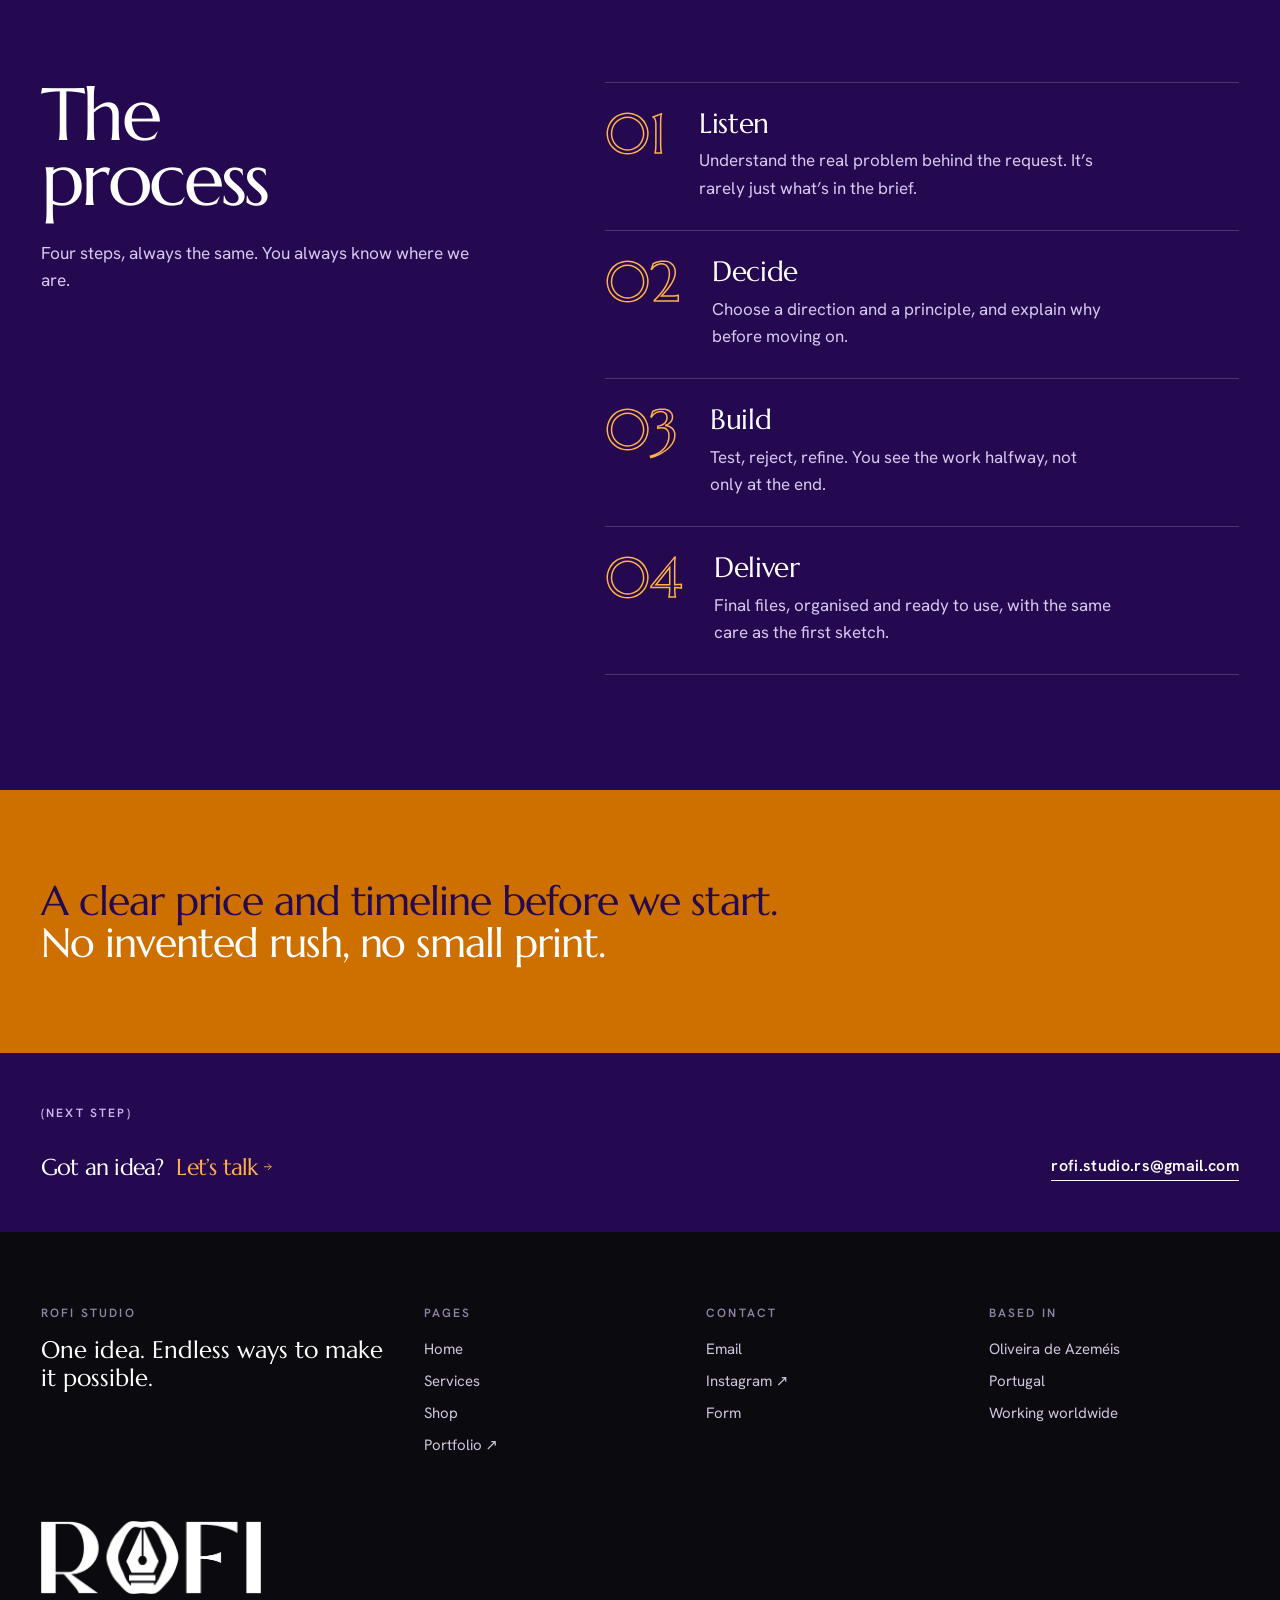
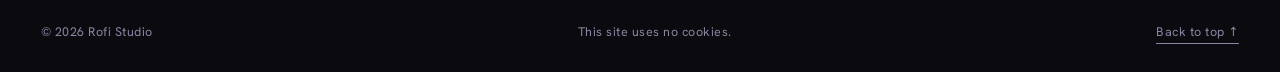
<file: servicos.html>
<!doctype html>
<html lang="pt" data-pagina="servicos">
<head>
  <meta charset="utf-8">
  <meta name="viewport" content="width=device-width, initial-scale=1, viewport-fit=cover">
  <title>Serviços · Rofi Studio</title>
  <meta name="description" content="Marca, design, web, imagem, espaço e direção criativa. Do conceito à entrega, com preço e prazo claros.">
  <meta name="theme-color" content="#250950">
  <link rel="canonical" href="https://rofistudios.com/servicos.html">

  <meta property="og:type" content="website">
  <meta property="og:site_name" content="Rofi Studio">
  <meta property="og:url" content="https://rofistudios.com/servicos.html">
  <meta property="og:locale" content="pt_PT">
  <meta property="og:title" content="Serviços · Rofi Studio">
  <meta property="og:description" content="Marca, design, web, imagem, espaço e direção criativa. Do conceito à entrega, com preço e prazo claros.">
  <meta property="og:image" content="https://rofistudios.com/assets/og-image.jpg">
  <meta name="twitter:card" content="summary_large_image">

  <link rel="icon" href="/favicon.ico" sizes="any">
  <link rel="icon" type="image/png" sizes="48x48" href="/assets/favicon-48.png">
  <link rel="icon" type="image/png" sizes="96x96" href="/assets/favicon-96.png">
  <link rel="icon" type="image/png" sizes="192x192" href="/assets/favicon-192.png">
  <link rel="apple-touch-icon" href="assets/apple-touch-icon.png">

  <link rel="preconnect" href="https://fonts.googleapis.com">
  <link rel="preconnect" href="https://fonts.gstatic.com" crossorigin>
  <link rel="stylesheet" href="https://fonts.googleapis.com/css2?family=Marcellus&family=Hanken+Grotesk:wght@400;500;600;700&family=Nanum+Pen+Script&display=swap">
  <link rel="stylesheet" href="css/style.css">
  <script src="js/main.js" defer></script>
</head>
<body>

<svg width="0" height="0" style="position:absolute" aria-hidden="true">
  <defs>
    <symbol id="spark" viewBox="0 0 24 24"><path fill="currentColor" d="M12 0C12.9 7.6 16.4 11.1 24 12 16.4 12.9 12.9 16.4 12 24 11.1 16.4 7.6 12.9 0 12 7.6 11.1 11.1 7.6 12 0Z"/></symbol>
    <symbol id="seta" viewBox="0 0 24 24"><path fill="none" stroke="currentColor" stroke-width="1.8" stroke-linecap="round" stroke-linejoin="round" d="M5 12h14M13 6l6 6-6 6"/></symbol>
  </defs>
</svg>

<a class="skip" href="#main"><span data-l="pt">Saltar para o conteúdo</span><span data-l="en">Skip to content</span></a>

<header class="topo" id="topo" data-tema="escuro">
  <div class="topo-in">
    <a href="index.html" class="marca" aria-label="Rofi Studio — início"><span class="logo word" aria-hidden="true"></span></a>
    <nav class="menu" id="menu" aria-label="Principal">
      <a href="index.html"><span class="m-n">01</span><span data-l="pt">Início</span><span data-l="en">Home</span></a>
      <a href="servicos.html" aria-current="page"><span class="m-n">02</span><span data-l="pt">Serviços</span><span data-l="en">Services</span></a>
      <a href="loja.html"><span class="m-n">03</span><span data-l="pt">Loja</span><span data-l="en">Shop</span></a>
      <a href="https://portfoliorenatasofia.framer.website" target="_blank" rel="noopener"><span class="m-n">04</span>Portfolio <span class="seta-ext" aria-hidden="true">↗</span></a>
      <a href="contacto.html"><span class="m-n">05</span><span data-l="pt">Contacto</span><span data-l="en">Contact</span></a>
    </nav>
    <div class="topo-acoes">
      <button class="lingua" type="button" id="lingua" aria-label="Switch to English"><span class="on-pt">EN</span><span class="on-en">PT</span></button>
      <button class="burger" type="button" id="burger" aria-expanded="false" aria-controls="menu" aria-label="Menu"><span></span><span></span></button>
    </div>
  </div>
</header>

<div class="cursor" id="cursor" aria-hidden="true"><span><span data-l="pt">Ver</span><span data-l="en">View</span></span></div>

<main id="main">

<!-- ============ TOPO ============ -->
<section class="pag-hero" data-tema="escuro" data-hero>
  <div class="nib-canto" data-tilt aria-hidden="true"><div class="nib3d laranja flutua"><span class="logo sym"></span></div></div>
  <span class="rotulo par"><span data-l="pt">Serviços</span><span data-l="en">Services</span></span>
  <h1 class="pag-titulo">
    <span data-l="pt"><span class="linha"><span>Do conceito</span></span><span class="linha l2"><span><em>à entrega.</em></span></span></span>
    <span data-l="en"><span class="linha"><span>From concept</span></span><span class="linha l2"><span><em>to delivery.</em></span></span></span>
  </h1>
  <div class="pag-base wrap entra">
    <p class="lead" style="color:#D6C9EE"><span data-l="pt">Um projeto pode ser uma marca inteira ou só a peça que falta. Em qualquer caso, recebe uma proposta com preço e prazo claros antes de começar.</span><span data-l="en">A project can be a whole brand or just the piece you’re missing. Either way, you get a proposal with a clear price and timeline before we start.</span></p>
    <a href="contacto.html" class="btn btn-laranja"><span data-l="pt">Pedir proposta</span><span data-l="en">Ask for a proposal</span> <svg class="i" aria-hidden="true"><use href="#seta"/></svg></a>
  </div>
</section>

<!-- ============ ÁREAS ============ -->
<section class="sec wrap" data-tema="claro">
  <div class="sec-cab">
    <span class="rotulo par" style="color:var(--suave)"><span data-l="pt">Cinco áreas, um estúdio</span><span data-l="en">Five areas, one studio</span></span>
  </div>
  <div class="servicos">
    <details class="serv rv" open>
      <summary><span class="n">01</span><h2><span data-l="pt">Marca e design</span><span data-l="en">Brand &amp; design</span></h2><span class="mais" aria-hidden="true"></span></summary>
      <div class="serv-corpo"><p><span data-l="pt">Uma marca inteira ou só a peça que falta: do logótipo ao site, com um sistema preparado para crescer.</span><span data-l="en">A whole brand or just the piece you’re missing: from logo to website, with a system that can grow.</span></p><ul class="tags"><li><span data-l="pt">Identidade visual</span><span data-l="en">Visual identity</span></li><li><span data-l="pt">Branding</span><span data-l="en">Branding</span></li><li><span data-l="pt">Editorial</span><span data-l="en">Editorial</span></li><li><span data-l="pt">Comunicação</span><span data-l="en">Communication</span></li><li><span data-l="pt">Web</span><span data-l="en">Web</span></li></ul></div>
    </details>
    <details class="serv rv">
      <summary><span class="n">02</span><h2><span data-l="pt">Conceito</span><span data-l="en">Concept</span></h2><span class="mais" aria-hidden="true"></span></summary>
      <div class="serv-corpo"><p><span data-l="pt">Antes da forma, a ideia: o que o projeto tem de dizer, a quem, e porquê assim.</span><span data-l="en">Before form, the idea: what the project needs to say, to whom, and why this way.</span></p><ul class="tags"><li><span data-l="pt">Desenvolvimento de conceito</span><span data-l="en">Concept development</span></li><li><span data-l="pt">Narrativa</span><span data-l="en">Storytelling</span></li><li><span data-l="pt">Pesquisa</span><span data-l="en">Research</span></li><li><span data-l="pt">Experimentação</span><span data-l="en">Experimentation</span></li></ul></div>
    </details>
    <details class="serv rv">
      <summary><span class="n">03</span><h2><span data-l="pt">Imagem e audiovisual</span><span data-l="en">Image &amp; video</span></h2><span class="mais" aria-hidden="true"></span></summary>
      <div class="serv-corpo"><p><span data-l="pt">Imagem fixa e em movimento, da direção à pós-produção, para contar a mesma história em todos os ecrãs.</span><span data-l="en">Still and moving images, from direction to post-production, telling the same story on every screen.</span></p><ul class="tags"><li><span data-l="pt">Fotografia</span><span data-l="en">Photography</span></li><li><span data-l="pt">Direção de imagem</span><span data-l="en">Art direction</span></li><li><span data-l="pt">Vídeo</span><span data-l="en">Video</span></li><li><span data-l="pt">Edição</span><span data-l="en">Editing</span></li><li><span data-l="pt">Pós-produção</span><span data-l="en">Post-production</span></li><li><span data-l="pt">Som</span><span data-l="en">Sound</span></li></ul></div>
    </details>
    <details class="serv rv">
      <summary><span class="n">04</span><h2><span data-l="pt">Espaço e objeto</span><span data-l="en">Space &amp; object</span></h2><span class="mais" aria-hidden="true"></span></summary>
      <div class="serv-corpo"><p><span data-l="pt">Quando a ideia sai do ecrã: objetos, interiores e experiências que se podem tocar.</span><span data-l="en">When the idea leaves the screen: objects, interiors and experiences you can touch.</span></p><ul class="tags"><li><span data-l="pt">Design de produto</span><span data-l="en">Product design</span></li><li><span data-l="pt">Design de interiores</span><span data-l="en">Interior design</span></li><li><span data-l="pt">Experiência espacial</span><span data-l="en">Spatial experience</span></li></ul></div>
    </details>
    <details class="serv rv">
      <summary><span class="n">05</span><h2><span data-l="pt">Direção e produção</span><span data-l="en">Direction &amp; production</span></h2><span class="mais" aria-hidden="true"></span></summary>
      <div class="serv-corpo"><p><span data-l="pt">Juntar pessoas, prazos e peças e levar tudo até ao fim, com a mesma exigência do primeiro esboço.</span><span data-l="en">Bringing people, deadlines and pieces together and seeing it all through, with the same care as the first sketch.</span></p><ul class="tags"><li><span data-l="pt">Direção de projetos</span><span data-l="en">Project direction</span></li><li><span data-l="pt">Coordenação</span><span data-l="en">Coordination</span></li><li><span data-l="pt">Produção criativa</span><span data-l="en">Creative production</span></li></ul></div>
    </details>
  </div>
</section>

<!-- ============ PROCESSO ============ -->
<section class="sec wrap" data-tema="escuro">
  <div class="processo">
    <div class="processo-cab">
      <h2 class="sec-titulo rv"><span data-l="pt">O<br>processo</span><span data-l="en">The<br>process</span></h2>
      <p class="lead rv"><span data-l="pt">Quatro passos, sempre os mesmos. Sabe a cada momento em que ponto está o seu projeto.</span><span data-l="en">Four steps, always the same. You always know where we are.</span></p>
    </div>
    <ol class="passos">
      <li class="rv"><span class="passo-n">01</span><h3><span data-l="pt">Ouvir</span><span data-l="en">Listen</span></h3><p><span data-l="pt">Perceber o problema real por trás do pedido. Quase nunca é só o que está no briefing.</span><span data-l="en">Understand the real problem behind the request. It’s rarely just what’s in the brief.</span></p></li>
      <li class="rv"><span class="passo-n">02</span><h3><span data-l="pt">Decidir</span><span data-l="en">Decide</span></h3><p><span data-l="pt">Escolher um caminho e um princípio, e explicar porquê antes de avançar.</span><span data-l="en">Choose a direction and a principle, and explain why before moving on.</span></p></li>
      <li class="rv"><span class="passo-n">03</span><h3><span data-l="pt">Construir</span><span data-l="en">Build</span></h3><p><span data-l="pt">Testar, rejeitar, refinar. O trabalho é partilhado a meio, não só no fim.</span><span data-l="en">Test, reject, refine. You see the work halfway, not only at the end.</span></p></li>
      <li class="rv"><span class="passo-n">04</span><h3><span data-l="pt">Entregar</span><span data-l="en">Deliver</span></h3><p><span data-l="pt">Ficheiros finais organizados e prontos a usar, com a mesma exigência do primeiro esboço.</span><span data-l="en">Final files, organised and ready to use, with the same care as the first sketch.</span></p></li>
    </ol>
  </div>
</section>

<!-- ============ PROMESSA ============ -->
<section class="promessa wrap" data-tema="laranja">
  <p class="rv"><span data-l="pt">Preço e prazo claros antes de começarmos. <em>Sem pressa inventada, sem letras pequenas.</em></span><span data-l="en">A clear price and timeline before we start. <em>No invented rush, no small print.</em></span></p>
</section>

<!-- ============ CHAMADA FINAL ============ -->
<section class="chamada wrap" data-tema="escuro">
  <span class="rotulo par rv"><span data-l="pt">Próximo passo</span><span data-l="en">Next step</span></span>
  <h2 class="chamada-titulo rv">
    <span data-l="pt">Tem uma ideia?</span><span data-l="en">Got an idea?</span><br>
    <a href="contacto.html"><span data-l="pt">Vamos conversar</span><span data-l="en">Let’s talk</span><svg aria-hidden="true"><use href="#seta"/></svg></a>
  </h2>
  <div class="chamada-base rv">
    <a class="chamada-mail sublinha" href="mailto:rofi.studio.rs@gmail.com">rofi.studio.rs@gmail.com</a>
  </div>
</section>

</main>

<footer class="rodape" data-tema="preto">
  <div class="rodape-grade">
    <div>
      <span class="rotulo">Rofi Studio</span>
      <p><span data-l="pt">Uma ideia. Infinitas formas de a tornar possível.</span><span data-l="en">One idea. Endless ways to make it possible.</span></p>
    </div>
    <div>
      <span class="rotulo"><span data-l="pt">Páginas</span><span data-l="en">Pages</span></span>
      <ul>
        <li><a href="index.html"><span data-l="pt">Início</span><span data-l="en">Home</span></a></li>
        <li><a href="servicos.html"><span data-l="pt">Serviços</span><span data-l="en">Services</span></a></li>
        <li><a href="loja.html"><span data-l="pt">Loja</span><span data-l="en">Shop</span></a></li>
        <li><a href="https://portfoliorenatasofia.framer.website" target="_blank" rel="noopener">Portfolio ↗</a></li>
      </ul>
    </div>
    <div>
      <span class="rotulo"><span data-l="pt">Contacto</span><span data-l="en">Contact</span></span>
      <ul>
        <li><a href="mailto:rofi.studio.rs@gmail.com">Email</a></li>
        <li><a href="https://www.instagram.com/rofi.studio.rs/" target="_blank" rel="noopener">Instagram ↗</a></li>
        <li><a href="contacto.html"><span data-l="pt">Formulário</span><span data-l="en">Form</span></a></li>
      </ul>
    </div>
    <div>
      <span class="rotulo"><span data-l="pt">Base</span><span data-l="en">Based in</span></span>
      <ul>
        <li>Oliveira de Azeméis</li>
        <li>Portugal</li>
        <li><span data-l="pt">Para o mundo</span><span data-l="en">Working worldwide</span></li>
      </ul>
    </div>
  </div>
  <a href="index.html" class="rodape-marca" aria-label="Rofi Studio — início"><span class="logo word" aria-hidden="true"></span></a>
  <div class="rodape-fim">
    <span>© <span id="ano">2026</span> Rofi Studio</span>
    <span><span data-l="pt">Este site não usa cookies.</span><span data-l="en">This site uses no cookies.</span></span>
    <a href="#topo" class="sublinha"><span data-l="pt">Voltar ao topo ↑</span><span data-l="en">Back to top ↑</span></a>
  </div>
</footer>

</body>
</html>
</file>
<file: css/style.css>
/* =========================================================
   Rofi Studio — site (v2 · editorial + imersivo)
   Cores, letras e objetos seguem o Brand Book (set. 2026).
   ========================================================= */

:root{
  --noite:#250950; --noite-2:#170533; --violeta:#3B0F72; --marinho:#0E1653;
  --laranja:#CD7000; --laranja-claro:#FFB24A; --lilas:#CBB9EE; --lilas-2:#9B74E6;
  --preto:#0B0A0F; --branco:#FFFFFF;
  --papel:#F5F2F8; --papel-2:#ECE6F2; --linha:#DCD3E6; --texto:#1C1430; --suave:#5E5474;

  --f-display:"Marcellus","Cormorant Garamond",Georgia,serif;
  --f-body:"Hanken Grotesk","Segoe UI",system-ui,sans-serif;
  --f-mao:"Nanum Pen Script","Segoe Print",cursive;

  --gutter:clamp(16px,3.2vw,48px);
  --topo:72px;
  --ease:cubic-bezier(.2,.7,.1,1);

  --word:url("../assets/logo-word.png");
  --symbol:url("../assets/logo-symbol.png");
  --lockup:url("../assets/logo-lockup.png");

  color-scheme:light;
}

@view-transition{navigation:auto}
::view-transition-old(root){animation:vt-sai .35s var(--ease) both}
::view-transition-new(root){animation:vt-entra .55s var(--ease) both}
@keyframes vt-sai{to{opacity:0;transform:translateY(-12px)}}
@keyframes vt-entra{from{opacity:0;transform:translateY(24px)}}

*,*::before,*::after{box-sizing:border-box}
html{scroll-behavior:smooth;-webkit-text-size-adjust:100%}
body{margin:0;background:var(--papel);color:var(--texto);font-family:var(--f-body);font-size:17px;line-height:1.6;-webkit-font-smoothing:antialiased;overflow-x:hidden}
img{max-width:100%;display:block}
a{color:inherit}
h1,h2,h3{font-family:var(--f-display);font-weight:400;line-height:.95;margin:0;letter-spacing:-.015em}
p{margin:0}
ol,ul{margin:0;padding:0;list-style:none}
em{font-style:normal}
button{font:inherit}
::selection{background:var(--laranja);color:#fff}
:focus-visible{outline:2px solid var(--laranja);outline-offset:4px}

/* grão: dá textura de papel impresso a tudo */
body::after{content:"";position:fixed;inset:-50%;z-index:90;pointer-events:none;opacity:.07;background-image:url("data:image/svg+xml,%3Csvg xmlns='http://www.w3.org/2000/svg' width='200' height='200'%3E%3Cfilter id='n'%3E%3CfeTurbulence type='fractalNoise' baseFrequency='.85' numOctaves='3' stitchTiles='stitch'/%3E%3C/filter%3E%3Crect width='100%25' height='100%25' filter='url(%23n)'/%3E%3C/svg%3E")}

.wrap{padding-inline:var(--gutter)}

/* ---------- idioma ---------- */
html[lang="pt"] [data-l="en"],
html[lang="en"] [data-l="pt"]{display:none!important}
html[lang="pt"] .on-en,html[lang="en"] .on-pt{display:none}

/* ---------- logótipos (máscara) ---------- */
.logo{display:block;background:currentColor;-webkit-mask:var(--lockup) center/contain no-repeat;mask:var(--lockup) center/contain no-repeat;aspect-ratio:900/453}
.logo.word{-webkit-mask-image:var(--word);mask-image:var(--word);aspect-ratio:900/298}
.logo.sym{-webkit-mask-image:var(--symbol);mask-image:var(--symbol);aspect-ratio:600/605}

/* ---------- objetos ---------- */
.nib3d{filter:drop-shadow(0 40px 40px rgba(10,2,30,.5)) drop-shadow(0 8px 10px rgba(10,2,30,.35))}
.nib3d .logo{background:radial-gradient(circle at 32% 22%,#B695F2 0%,#6A2FC0 34%,#2A0A5C 80%)}
.nib3d.laranja .logo{background:radial-gradient(circle at 32% 22%,#FFD08A 0%,#E58A12 40%,#8A4600 88%)}
.nib3d.branco .logo{background:radial-gradient(circle at 30% 20%,#FFFFFF 0%,#EDE6F7 50%,#BBAED3 100%)}
.spark{display:inline-block;width:.6em;height:.6em;vertical-align:.08em}
.mao{font-family:var(--f-mao);line-height:1;color:var(--laranja)}
.i{width:18px;height:18px;flex:none}

/* ---------- utilitários de texto ---------- */
.rotulo{font-size:12px;letter-spacing:.18em;text-transform:uppercase;font-weight:600}
.rotulo.par::before{content:"("}
.rotulo.par::after{content:")"}
.lead{font-size:clamp(17px,1.35vw,20px);line-height:1.55;max-width:44ch}

/* ---------- links e botões ---------- */
.link-seta{display:inline-flex;align-items:center;gap:14px;text-decoration:none;font-weight:600;font-size:16px;letter-spacing:.02em}
.link-seta .circ{width:52px;height:52px;border-radius:50%;border:1.5px solid currentColor;display:grid;place-items:center;transition:background-color .35s var(--ease),color .35s var(--ease),transform .35s var(--ease)}
.link-seta:hover .circ{background:var(--laranja);border-color:var(--laranja);color:#fff;transform:rotate(-45deg)}
.link-seta.externo .circ{transform:rotate(-45deg)}
.link-seta.externo:hover .circ{transform:rotate(0)}
.sublinha{text-decoration:none;background:linear-gradient(currentColor,currentColor) 0 100%/100% 1.5px no-repeat;transition:background-size .4s var(--ease);padding-bottom:2px}
.sublinha:hover{background-size:0 1.5px;background-position:100% 100%}

.btn{display:inline-flex;align-items:center;gap:12px;font:600 15px/1 var(--f-body);letter-spacing:.04em;text-decoration:none;padding:18px 26px;border:1.5px solid transparent;cursor:pointer;position:relative;overflow:hidden;isolation:isolate;transition:color .35s var(--ease),border-color .35s var(--ease)}
.btn::before{content:"";position:absolute;inset:0;z-index:-1;transform:translateY(101%);transition:transform .45s var(--ease)}
.btn:hover::before{transform:none}
.btn .i{transition:transform .35s var(--ease)}
.btn:hover .i{transform:translateX(4px)}
.btn-laranja{background:var(--laranja);color:#fff}
.btn-laranja::before{background:var(--noite)}
.btn-contorno{border-color:currentColor}
.btn-contorno::before{background:#fff}
.btn-contorno:hover{color:var(--noite);border-color:#fff}

.skip{position:absolute;left:12px;top:-60px;z-index:200;background:var(--laranja);color:#fff;padding:10px 16px;text-decoration:none;font-weight:600}
.skip:focus{top:12px}

/* =========================================================
   CABEÇALHO — muda de cor conforme a secção por baixo
   ========================================================= */
.topo{position:fixed;inset:0 0 auto 0;z-index:100;height:var(--topo);color:#fff;--fundo:rgba(37,9,80,.82);transition:color .4s var(--ease)}
.topo::before{content:"";position:absolute;inset:0;background:var(--fundo);-webkit-backdrop-filter:blur(14px);backdrop-filter:blur(14px);opacity:0;transition:opacity .4s var(--ease),background-color .4s var(--ease)}
.topo.rolou::before{opacity:1}
.topo[data-tema="claro"]{color:var(--noite);--fundo:rgba(245,242,248,.84)}
.topo[data-tema="laranja"]{color:var(--noite);--fundo:rgba(205,112,0,.9)}
.topo[data-tema="preto"]{--fundo:rgba(11,10,15,.85)}
.topo-in{position:relative;height:100%;display:flex;align-items:center;justify-content:space-between;gap:24px;padding-inline:var(--gutter)}
.marca{display:block;width:96px;color:inherit}
.menu{display:flex;align-items:center;gap:clamp(18px,2.4vw,36px)}
.menu a{text-decoration:none;font-size:13px;font-weight:600;letter-spacing:.14em;text-transform:uppercase;position:relative;padding:6px 0}
.menu a::after{content:"";position:absolute;left:0;right:0;bottom:0;height:1.5px;background:currentColor;transform:scaleX(0);transform-origin:right;transition:transform .4s var(--ease)}
.menu a:hover::after,.menu a[aria-current="page"]::after{transform:scaleX(1);transform-origin:left}
.menu a[aria-current="page"]::before{content:"";position:absolute;left:-12px;top:50%;width:5px;height:5px;margin-top:-2.5px;border-radius:50%;background:var(--laranja)}
.menu .m-n{display:none}
.menu .seta-ext{display:inline-block;transform:translateY(-1px)}
.topo-acoes{display:flex;align-items:center;gap:10px}
.lingua{font:600 12px/1 var(--f-body);letter-spacing:.14em;color:inherit;background:transparent;border:1.5px solid currentColor;border-radius:999px;padding:9px 12px;cursor:pointer}
.lingua:hover{background:var(--laranja);border-color:var(--laranja);color:#fff}
.burger{display:none;width:46px;height:46px;border:0;background:transparent;color:inherit;cursor:pointer;position:relative}
.burger span{position:absolute;left:10px;right:10px;height:2px;background:currentColor;transition:transform .4s var(--ease),top .4s var(--ease)}
.burger span:first-child{top:18px}
.burger span:last-child{top:27px}
.menu-aberto .burger span:first-child{top:22px;transform:rotate(45deg)}
.menu-aberto .burger span:last-child{top:22px;transform:rotate(-45deg)}

/* =========================================================
   CURSOR (só com rato)
   ========================================================= */
.cursor{position:fixed;left:0;top:0;z-index:150;pointer-events:none;width:12px;height:12px;margin:-6px 0 0 -6px;border-radius:50%;background:var(--laranja);transition:width .35s var(--ease),height .35s var(--ease),margin .35s var(--ease),background-color .35s var(--ease),opacity .3s;display:grid;place-items:center;opacity:0}
.cursor span{font:600 11px/1 var(--f-body);letter-spacing:.14em;text-transform:uppercase;color:#fff;opacity:0;transition:opacity .2s}
.cursor.ativo{opacity:1}
.cursor.grande{width:64px;height:64px;margin:-32px 0 0 -32px;background:rgba(205,112,0,.9)}
.cursor.grande span{opacity:1}
.cursor.link{width:40px;height:40px;margin:-20px 0 0 -20px;background:rgba(205,112,0,.35)}
@media (pointer:coarse),(prefers-reduced-motion:reduce){.cursor{display:none}}

/* =========================================================
   ANIMAÇÕES
   ========================================================= */
@media (prefers-reduced-motion:no-preference){
  .js .rv{opacity:0;transform:translateY(40px);transition:opacity 1s var(--ease),transform 1s var(--ease)}
  .js .rv.visto{opacity:1;transform:none}
  .js .rv-mask{clip-path:inset(100% 0 0 0);transition:clip-path 1.2s var(--ease)}
  .js .rv-mask.visto{clip-path:inset(0 0 0 0)}
  .js .linha > span{display:inline-block;transform:translateY(105%);transition:transform 1.2s var(--ease)}
  .js .pronto .linha > span{transform:none}
  .js .pronto .linha:nth-child(2) > span{transition-delay:.12s}
  .js .pronto .linha:nth-child(3) > span{transition-delay:.24s}
  .js .entra{opacity:0;transform:translateY(20px);transition:opacity 1s .6s var(--ease),transform 1s .6s var(--ease)}
  .js .pronto .entra{opacity:1;transform:none}
  .flutua{animation:flutua 7s ease-in-out infinite}
  .twinkle{animation:tw 3.2s ease-in-out infinite}
  .tinta path{stroke-dasharray:1600;stroke-dashoffset:1600;animation:draw 2.8s .5s var(--ease) forwards}
}
@keyframes flutua{50%{translate:0 -14px}}
@keyframes tw{50%{transform:scale(.6) rotate(25deg);opacity:.6}}
@keyframes draw{to{stroke-dashoffset:0}}
@keyframes rolar{to{transform:translateX(-50%)}}
@keyframes desce{0%{transform:scaleY(0);transform-origin:top}45%{transform:scaleY(1);transform-origin:top}55%{transform:scaleY(1);transform-origin:bottom}100%{transform:scaleY(0);transform-origin:bottom}}

.linha{display:block;overflow:hidden;padding-bottom:.06em;margin-bottom:-.06em}

/* =========================================================
   TEMAS DE SECÇÃO
   ========================================================= */
[data-tema="escuro"]{background:var(--noite);color:#fff}
[data-tema="claro"]{background:var(--papel);color:var(--texto)}
[data-tema="laranja"]{background:var(--laranja);color:var(--noite)}
[data-tema="preto"]{background:var(--preto);color:#fff}

/* =========================================================
   HERO — início
   ========================================================= */
.hero{position:relative;min-height:100svh;overflow:hidden;display:flex;flex-direction:column;justify-content:flex-end;padding:calc(var(--topo) + 40px) 0 0;isolation:isolate}
.hero-fundo{position:absolute;inset:0;z-index:-2;background:radial-gradient(70% 60% at 72% 42%,#4B1591 0%,rgba(59,15,114,.0) 70%),radial-gradient(90% 80% at 10% 110%,#3B0F72 0%,rgba(37,9,80,0) 60%),var(--noite)}
.hero-fundo::after{content:"";position:absolute;inset:0;background-image:linear-gradient(rgba(255,255,255,.05) 1px,transparent 1px);background-size:100% 25vh;mask-image:linear-gradient(transparent,#000 30%,#000 70%,transparent)}
.hero-nib{position:absolute;z-index:-1;right:6vw;top:50%;width:clamp(240px,34vw,560px);translate:0 -58%;perspective:900px}
.hero-nib .nib3d{transform:rotateX(var(--rx,0deg)) rotateY(var(--ry,0deg)) rotate(-12deg);transition:transform .8s var(--ease)}
.hero-halo{position:absolute;inset:-30%;z-index:-1;background:radial-gradient(circle,rgba(205,112,0,.35) 0%,rgba(205,112,0,0) 60%);filter:blur(10px)}
.hero-titulo{font-size:clamp(68px,13.4vw,250px);line-height:.86;letter-spacing:-.035em;padding-inline:var(--gutter);position:relative}
.hero-titulo .l2{padding-left:14vw;color:var(--laranja-claro)}
.hero-titulo .l3{padding-left:4vw}
.hero-titulo .mao{font-size:clamp(28px,3.4vw,60px);letter-spacing:0;color:var(--laranja-claro);position:absolute;right:calc(var(--gutter) + 2vw);bottom:.4em;transform:rotate(-4deg)}
.hero-base{display:grid;grid-template-columns:1.1fr 1fr auto;gap:28px;align-items:end;padding:44px var(--gutter) 36px;margin-top:4vh;border-top:1px solid rgba(255,255,255,.14)}
.hero-base .lead{color:#E0D6F3}
.hero-cta{display:flex;flex-wrap:wrap;gap:12px}
.scroll-ind{display:flex;flex-direction:column;align-items:center;gap:10px;font-size:11px;letter-spacing:.2em;text-transform:uppercase;color:var(--lilas)}
.scroll-ind i{display:block;width:1.5px;height:54px;background:rgba(255,255,255,.2);position:relative;overflow:hidden}
.scroll-ind i::after{content:"";position:absolute;inset:0;background:var(--laranja-claro);animation:desce 2.2s var(--ease) infinite}

/* ---------- topo das páginas interiores ---------- */
.pag-hero{position:relative;overflow:hidden;padding:calc(var(--topo) + clamp(64px,10vw,140px)) 0 clamp(48px,6vw,80px);isolation:isolate}
.pag-hero .rotulo{padding-inline:var(--gutter);display:block;margin-bottom:22px}
.pag-titulo{font-size:clamp(64px,12.5vw,230px);line-height:.86;letter-spacing:-.035em;padding-inline:var(--gutter)}
.pag-titulo .l2{padding-left:10vw}
.pag-titulo em{color:var(--laranja-claro)}
[data-tema="laranja"] .pag-titulo em{color:#fff}
.pag-base{display:flex;justify-content:space-between;align-items:flex-end;gap:32px;flex-wrap:wrap;padding:48px var(--gutter) 0;margin-top:48px;border-top:1px solid currentColor;border-color:rgba(255,255,255,.16)}
[data-tema="laranja"] .pag-base{border-color:rgba(37,9,80,.25)}
.pag-hero .nib-canto{position:absolute;z-index:-1;right:4vw;top:calc(var(--topo) + 20px);width:clamp(150px,20vw,330px);perspective:900px}
.pag-hero .nib-canto .nib3d{transform:rotateX(var(--rx,0deg)) rotateY(var(--ry,0deg)) rotate(14deg);transition:transform .8s var(--ease)}

/* =========================================================
   FAIXA QUE CORRE
   ========================================================= */
.faixa{overflow:hidden;padding-block:clamp(18px,2.4vw,34px);border-block:1px solid rgba(37,9,80,.2);position:relative}
.faixa-pista{display:flex;width:max-content;will-change:transform}
.faixa-grupo{display:flex;align-items:center;flex:none}
.faixa-item{font-family:var(--f-display);font-size:clamp(44px,7.6vw,132px);line-height:1;letter-spacing:-.02em;white-space:nowrap;padding-inline:.35em}
.faixa-item.contorno{color:transparent;-webkit-text-stroke:1.5px var(--noite)}
.faixa .spark{width:.42em;height:.42em;color:#fff;flex:none}

/* =========================================================
   SECÇÕES
   ========================================================= */
.sec{position:relative;padding-block:clamp(96px,13vw,200px)}
.sec-cab{display:flex;justify-content:space-between;align-items:flex-end;gap:24px;flex-wrap:wrap;margin-bottom:clamp(48px,7vw,96px)}
.sec-titulo{font-size:clamp(56px,9.6vw,172px);line-height:.88;letter-spacing:-.035em}
.sec-titulo sup{font-family:var(--f-body);font-size:.14em;letter-spacing:.1em;vertical-align:top;margin-left:.4em;position:relative;top:.9em;color:var(--laranja)}

/* ---------- manifesto ---------- */
.manifesto .rotulo{color:var(--suave);display:block;margin-bottom:36px}
.manifesto-txt{font-family:var(--f-display);font-size:clamp(32px,4.6vw,78px);line-height:1.08;letter-spacing:-.02em;max-width:22ch}
.manifesto-txt b{font-weight:400;color:var(--laranja)}
.js .manifesto-txt .p{opacity:.14;transition:opacity .3s linear}
.js .manifesto-txt .p.on{opacity:1}
.manifesto-grade{display:grid;grid-template-columns:1fr 1.5fr;gap:clamp(40px,6vw,120px);margin-top:clamp(72px,9vw,140px);align-items:start}
.ficha{border-top:1.5px solid var(--noite)}
.ficha div{display:grid;grid-template-columns:1fr 1.4fr;gap:16px;padding:14px 0;border-bottom:1px solid var(--linha);font-size:15px}
.ficha dt{color:var(--suave);text-transform:uppercase;letter-spacing:.12em;font-size:12px;font-weight:600;padding-top:3px}
.ficha dd{margin:0;font-weight:500}
.assina{font-size:52px;color:var(--violeta);margin-top:28px;display:block;transform:rotate(-3deg);transform-origin:left}
.valores{display:grid;grid-template-columns:1fr 1fr;gap:0}
.valor{padding:28px 28px 32px 0;border-top:1.5px solid var(--noite)}
.valor:nth-child(odd){padding-right:40px}
.valor:nth-child(even){padding-left:28px;border-left:1px solid var(--linha)}
.valor .n{font-family:var(--f-display);font-size:15px;color:var(--laranja)}
.valor h3{font-size:clamp(30px,2.8vw,44px);margin:10px 0 12px;color:var(--noite)}
.valor p{color:var(--suave);font-size:16px;max-width:34ch}

/* ---------- trabalho ---------- */
.trabalho .sec-cab .lead{color:#D6C9EE}
.projetos{border-top:1px solid rgba(255,255,255,.2)}
.proj{display:grid;grid-template-columns:70px 1fr auto 110px;gap:24px;align-items:center;text-decoration:none;padding:clamp(20px,2.4vw,34px) 0;border-bottom:1px solid rgba(255,255,255,.2);position:relative}
.proj-n{font-size:13px;letter-spacing:.14em;color:var(--lilas)}
.proj-nome{font-family:var(--f-display);font-size:clamp(34px,5.4vw,96px);line-height:1;letter-spacing:-.03em;transition:transform .6s var(--ease),color .4s var(--ease)}
.proj-cli{font-size:14px;letter-spacing:.12em;text-transform:uppercase;color:#D6C9EE;text-align:right}
.proj-ano{font-family:var(--f-display);font-size:22px;text-align:right;color:var(--lilas)}
.proj::after{content:"";position:absolute;left:0;right:0;bottom:-1px;height:1px;background:var(--laranja);transform:scaleX(0);transform-origin:left;transition:transform .7s var(--ease)}
.proj:hover::after{transform:scaleX(1)}
.proj:hover .proj-nome{transform:translateX(2vw);color:var(--laranja-claro)}
.proj-thumb{display:none}
.trabalho-fim{display:flex;justify-content:space-between;align-items:center;gap:24px;flex-wrap:wrap;margin-top:56px}
.trabalho-fim p{color:#D6C9EE;max-width:46ch;font-size:15px}

/* pré-visualização que segue o cursor */
.preview{position:fixed;left:0;top:0;z-index:80;width:clamp(200px,18vw,300px);aspect-ratio:4/5;pointer-events:none;opacity:0;scale:.85;rotate:-4deg;transition:opacity .35s var(--ease),scale .5s var(--ease),rotate .6s var(--ease);overflow:hidden;box-shadow:0 40px 80px -30px rgba(0,0,0,.7)}
.preview.on{opacity:1;scale:1;rotate:2deg}
.preview img{position:absolute;inset:0;z-index:2;width:100%;height:100%;object-fit:cover}

/* cartão gráfico quando ainda não há foto */
.sem-foto{position:absolute;inset:0;display:flex;flex-direction:column;justify-content:space-between;padding:22px;overflow:hidden;color:#fff}
.sem-foto .sf-t{font-family:var(--f-display);font-size:clamp(28px,2.6vw,42px);line-height:1;letter-spacing:-.02em;position:relative;z-index:1}
.sem-foto .sf-r{font-size:11px;letter-spacing:.18em;text-transform:uppercase;position:relative;z-index:1;opacity:.85}
.sem-foto .logo.sym{position:absolute;width:78%;right:-18%;bottom:-12%;opacity:.9}
.sf-0{background:var(--violeta)} .sf-0 .logo{color:var(--laranja)}
.sf-1{background:var(--laranja)} .sf-1 .logo{color:var(--noite)}
.sf-2{background:var(--marinho)} .sf-2 .logo{color:var(--lilas-2)}
.sf-3{background:var(--lilas-2)} .sf-3 .logo{color:var(--noite)}
.sf-4{background:var(--preto)} .sf-4 .logo{color:var(--violeta)}

/* ---------- portas (serviços / loja) ---------- */
.portas{display:flex;min-height:min(92svh,860px)}
.porta{flex:1;display:flex;flex-direction:column;justify-content:space-between;gap:40px;padding:clamp(40px,5vw,72px) var(--gutter);text-decoration:none;position:relative;overflow:hidden;transition:flex-grow .9s var(--ease)}
.porta:hover{flex-grow:1.45}
.porta .rotulo{opacity:.8}
.porta-titulo{font-size:clamp(60px,9vw,168px);line-height:.88;letter-spacing:-.035em;transition:transform .9s var(--ease)}
.porta:hover .porta-titulo{transform:translateY(-10px)}
.porta p{max-width:34ch;font-size:17px}
.porta-base{display:flex;justify-content:space-between;align-items:flex-end;gap:20px;position:relative;z-index:1}
.porta .circ{width:72px;height:72px;border-radius:50%;display:grid;place-items:center;border:1.5px solid currentColor;flex:none;transition:transform .6s var(--ease),background-color .4s,color .4s}
.porta:hover .circ{transform:rotate(-45deg)}
.porta.p-serv{background:var(--noite);color:#fff}
.porta.p-serv p{color:#D6C9EE}
.porta.p-serv:hover .circ{background:var(--laranja);border-color:var(--laranja)}
.porta.p-loja{background:var(--laranja);color:var(--noite)}
.porta.p-loja:hover .circ{background:var(--noite);border-color:var(--noite);color:#fff}
.porta .nib3d{position:absolute;width:clamp(160px,17vw,280px);right:-4%;top:10%;opacity:.95;transition:transform 1s var(--ease)}
.porta:hover .nib3d{transform:rotate(-10deg) scale(1.06)}
.porta .grelha-deco{position:absolute;right:6%;top:12%;width:clamp(140px,14vw,230px);display:grid;grid-template-columns:repeat(3,1fr);gap:6px;transform:rotate(7deg);transition:transform 1s var(--ease)}
.porta:hover .grelha-deco{transform:rotate(-3deg) scale(1.05)}
.grelha-deco span{aspect-ratio:1;background:var(--noite)}
.grelha-deco span:nth-child(3n+2){background:#fff}
.grelha-deco span:nth-child(5){background:var(--lilas-2)}

/* ---------- a seguir ---------- */
.seguir{display:grid;grid-template-columns:1fr 1fr;gap:0;border-top:1.5px solid var(--noite)}
.seguir-item{padding:40px 40px 48px 0;display:flex;flex-direction:column;gap:16px;align-items:flex-start}
.seguir-item + .seguir-item{padding-left:40px;border-left:1px solid var(--linha)}
.seguir-item h3{font-size:clamp(48px,6vw,104px);color:var(--noite)}
.seguir-item p{color:var(--suave);max-width:40ch}
.etiqueta{display:inline-flex;align-items:center;gap:8px;font-size:11px;letter-spacing:.18em;text-transform:uppercase;font-weight:700;color:var(--laranja)}
.etiqueta::before{content:"";width:8px;height:8px;border-radius:50%;background:currentColor;animation:pulsa 2s ease-in-out infinite}
@keyframes pulsa{50%{opacity:.25}}
.seguir-item .sublinha{font-weight:600;color:var(--violeta);margin-top:8px}

/* ---------- grande chamada final ---------- */
.chamada{position:relative;overflow:hidden;padding-block:clamp(110px,15vw,220px) clamp(72px,9vw,120px);isolation:isolate}
.chamada .rotulo{color:var(--lilas);display:block;margin-bottom:28px}
.chamada-titulo{font-size:clamp(64px,12vw,220px);line-height:.86;letter-spacing:-.035em}
.chamada-titulo a{text-decoration:none;color:var(--laranja-claro);display:inline-flex;align-items:center;gap:.2em;transition:gap .6s var(--ease)}
.chamada-titulo a:hover{gap:.4em}
.chamada-titulo a svg{width:.6em;height:.6em}
.chamada-base{display:flex;justify-content:space-between;align-items:flex-end;gap:24px;flex-wrap:wrap;margin-top:clamp(56px,7vw,100px);padding-top:28px;border-top:1px solid rgba(255,255,255,.16)}
.chamada-mail{font-family:var(--f-display);font-size:clamp(22px,2.6vw,40px);text-decoration:none;word-break:break-all}
.chamada .nib3d{position:absolute;z-index:-1;width:clamp(200px,26vw,440px);right:-5vw;top:8%;opacity:.9}
.chamada .mao{font-size:clamp(26px,2.4vw,38px);color:var(--laranja-claro)}

/* ---------- rodapé ---------- */
.rodape{padding:72px var(--gutter) 28px;overflow:hidden}
.rodape-grade{display:grid;grid-template-columns:1.4fr 1fr 1fr 1fr;gap:32px;padding-bottom:64px}
.rodape-grade .rotulo{color:#8E84A3;display:block;margin-bottom:14px}
.rodape-grade p{font-family:var(--f-display);font-size:24px;line-height:1.15;max-width:18ch}
.rodape-grade ul{display:flex;flex-direction:column;gap:8px;font-size:15px;color:#CFC6DE}
.rodape-grade a{text-decoration:none;color:#CFC6DE;transition:color .3s}
.rodape-grade a:hover{color:var(--laranja-claro)}
.rodape-marca{display:block;width:100%;color:#fff}
.rodape-marca .logo{width:100%}
.rodape-fim{display:flex;justify-content:space-between;gap:16px;flex-wrap:wrap;font-size:12.5px;color:#8E84A3;margin-top:28px;letter-spacing:.04em}

/* =========================================================
   SERVIÇOS
   ========================================================= */
.servicos{border-top:1.5px solid var(--noite)}
.serv{border-bottom:1px solid var(--linha)}
.serv summary{list-style:none;display:grid;grid-template-columns:80px 1fr 64px;gap:24px;align-items:center;padding:clamp(22px,2.6vw,38px) 0;cursor:pointer}
.serv summary::-webkit-details-marker{display:none}
.serv .n{font-size:13px;letter-spacing:.14em;color:var(--laranja);font-weight:600}
.serv h2{font-size:clamp(38px,5.8vw,104px);color:var(--noite);transition:transform .6s var(--ease),color .4s}
.serv summary:hover h2{transform:translateX(1.4vw);color:var(--violeta)}
.serv .mais{width:56px;height:56px;border-radius:50%;border:1.5px solid var(--noite);position:relative;justify-self:end;transition:background-color .4s,transform .5s var(--ease)}
.serv .mais::before,.serv .mais::after{content:"";position:absolute;left:50%;top:50%;width:18px;height:1.5px;margin:-.75px 0 0 -9px;background:var(--noite);transition:transform .5s var(--ease),background-color .4s}
.serv .mais::after{transform:rotate(90deg)}
.serv[open] .mais{background:var(--noite);transform:rotate(180deg)}
.serv[open] .mais::before,.serv[open] .mais::after{background:#fff}
.serv[open] .mais::after{transform:rotate(0)}
.serv-corpo{display:grid;grid-template-columns:80px 1fr 1fr;gap:24px;padding:0 0 clamp(32px,3.6vw,52px)}
.serv-corpo p{grid-column:2;font-size:clamp(18px,1.5vw,22px);color:var(--suave);max-width:36ch}
.tags{grid-column:3;display:flex;flex-wrap:wrap;gap:8px;align-content:flex-start}
.tags li{font-size:13px;font-weight:600;letter-spacing:.06em;padding:9px 14px;border:1px solid var(--noite);color:var(--noite)}
@media (prefers-reduced-motion:no-preference){
  .serv[open] .serv-corpo{animation:abre .7s var(--ease)}
}
@keyframes abre{from{opacity:0;transform:translateY(-12px)}}

.processo{display:grid;grid-template-columns:1fr 1.3fr;gap:clamp(40px,6vw,120px);align-items:start}
.processo-cab{position:sticky;top:calc(var(--topo) + 40px)}
.processo-cab .lead{color:#D6C9EE;margin-top:28px}
.passos li{display:grid;grid-template-columns:auto 1fr;gap:10px 32px;padding:36px 0;border-top:1px solid rgba(255,255,255,.18)}
.passos li:last-child{border-bottom:1px solid rgba(255,255,255,.18)}
.passo-n{font-family:var(--f-display);font-size:clamp(64px,7vw,120px);line-height:.8;color:transparent;-webkit-text-stroke:1.5px var(--laranja-claro);grid-row:span 2}
.passos h3{font-size:clamp(32px,3.2vw,52px)}
.passos p{color:#D6C9EE;max-width:40ch}

.promessa{padding-block:clamp(72px,9vw,130px)}
.promessa p{font-family:var(--f-display);font-size:clamp(34px,5vw,86px);line-height:1.02;letter-spacing:-.025em;max-width:20ch}
.promessa p em{color:#fff}

/* =========================================================
   LOJA
   ========================================================= */
.produtos{display:flex;flex-direction:column;gap:clamp(80px,10vw,160px)}
.produto{display:grid;grid-template-columns:1.15fr 1fr;gap:clamp(32px,5vw,96px);align-items:center}
.produto:nth-child(even) .prod-fig{order:2}
.prod-fig{position:relative;aspect-ratio:5/4;overflow:hidden}
.prod-fig img{position:absolute;inset:0;width:100%;height:100%;object-fit:cover;z-index:3;opacity:0;transition:transform 1.2s var(--ease),opacity .6s}
.prod-fig img.ok{opacity:1}
.produto:hover .prod-fig img{transform:scale(1.04)}
.prod-n{font-size:13px;letter-spacing:.14em;color:var(--laranja);font-weight:600}
.prod-info{display:flex;flex-direction:column;gap:20px;align-items:flex-start}
.prod-info h2{font-size:clamp(44px,5.6vw,96px);color:var(--noite)}
.prod-info > p.preco{font-family:var(--f-display);max-width:none;font-size:clamp(40px,4.4vw,72px);line-height:1;color:var(--laranja)}
.preco small{font-family:var(--f-body);font-size:13px;letter-spacing:.12em;text-transform:uppercase;color:var(--suave);margin-left:10px;vertical-align:middle}
.prod-info > p{color:var(--suave);max-width:40ch;font-size:17px}
.prod-inclui{display:flex;flex-wrap:wrap;gap:8px}
.prod-inclui li{font-size:12.5px;font-weight:600;letter-spacing:.08em;text-transform:uppercase;padding:8px 12px;border:1px solid var(--linha);color:var(--suave)}
.prod-links{display:flex;flex-wrap:wrap;gap:10px;margin-top:6px}
.prod-links a{display:inline-flex;align-items:center;gap:10px;text-decoration:none;font-weight:600;font-size:15px;letter-spacing:.03em;padding:16px 22px;background:var(--noite);color:#fff;transition:background-color .35s}
.prod-links a:hover{background:var(--laranja)}
.prod-links a.sec-link{background:transparent;color:var(--noite);border:1.5px solid var(--noite)}
.prod-links a.sec-link:hover{background:var(--noite);color:#fff}
.prod-links .embreve{display:inline-flex;align-items:center;gap:10px;font-weight:600;font-size:14px;letter-spacing:.12em;text-transform:uppercase;padding:14px 20px;border:1.5px dashed var(--suave);color:var(--suave)}

/* ilustrações dos produtos (aparecem enquanto não há capa) */
.ilus{position:absolute;inset:0;display:grid;place-items:center}
.v-ugc{background:linear-gradient(160deg,#3B0F72,#1B0640)}
.folha{position:absolute;width:30%;aspect-ratio:210/297;background:#fff;box-shadow:0 30px 40px -16px rgba(0,0,0,.6);padding:8% 4% 0;display:flex;flex-direction:column;gap:6%}
.folha i{display:block;height:6px;background:var(--papel-2)}
.folha i.curta{width:60%}
.folha b{display:block;height:34%;background:linear-gradient(135deg,#FFC36B,#CD7000);margin-top:auto;margin-bottom:10%}
.folha b.circ{width:46%;height:auto;aspect-ratio:1;border-radius:50%;margin:0 auto 4%;background:linear-gradient(135deg,#9B74E6,#3B0F72)}
.f1{transform:rotate(-12deg) translate(-70%,6%)}
.f2{transform:translateY(-4%);z-index:2}
.f3{transform:rotate(12deg) translate(70%,6%)}
.v-insta{background:var(--papel-2)}
.grelha{width:52%;aspect-ratio:1;display:grid;grid-template-columns:repeat(3,1fr);gap:6px;transform:rotate(-5deg);filter:drop-shadow(0 30px 30px rgba(37,9,80,.35))}
.grelha span{background:var(--noite)}
.grelha span.l{background:var(--laranja)}
.grelha span.v{background:var(--lilas-2);position:relative}
.grelha span.v::after{content:"";position:absolute;inset:24%;background:#fff;-webkit-mask:var(--symbol) center/contain no-repeat;mask:var(--symbol) center/contain no-repeat}
.v-framer{background:linear-gradient(160deg,#E58A12,#9A4E00)}
.browser{width:72%;background:#fff;overflow:hidden;box-shadow:0 30px 50px -20px rgba(60,20,0,.7);transform:rotate(3deg)}
.barra{display:flex;gap:6px;padding:10px 12px;background:var(--papel-2)}
.barra i{width:9px;height:9px;border-radius:50%;background:var(--linha)}
.ecra{padding:18px;display:flex;flex-direction:column;gap:9px;background:var(--noite)}
.ecra b{display:block;width:70%;height:18px;background:#fff}
.ecra i{display:block;height:6px;background:rgba(255,255,255,.35)}
.ecra i.curta{width:55%}
.mini{display:grid;grid-template-columns:repeat(3,1fr);gap:7px;margin-top:8px}
.mini span{aspect-ratio:4/3;background:var(--violeta)}
.mini span:nth-child(2){background:var(--laranja)}

.nota-loja{display:grid;grid-template-columns:repeat(3,1fr);gap:0;margin-top:clamp(80px,10vw,150px);border-top:1.5px solid var(--noite)}
.nota-loja div{padding:28px 28px 0 0}
.nota-loja div + div{padding-left:28px;border-left:1px solid var(--linha)}
.nota-loja h3{font-size:28px;color:var(--noite);margin-bottom:10px}
.nota-loja p{color:var(--suave);font-size:15.5px}
.nota-loja a{color:var(--violeta);font-weight:600}

/* =========================================================
   CONTACTO
   ========================================================= */
.contacto{min-height:100svh;display:grid;grid-template-columns:1.1fr 1fr;position:relative;overflow:hidden;isolation:isolate}
.contacto-esq{padding:calc(var(--topo) + clamp(56px,8vw,120px)) var(--gutter) 48px;display:flex;flex-direction:column;justify-content:space-between;gap:48px;position:relative}
.contacto-esq .rotulo{color:var(--lilas);margin-bottom:24px;display:block}
.contacto-titulo{font-size:clamp(72px,10vw,190px);line-height:.86;letter-spacing:-.035em}
.contacto-titulo em{color:var(--laranja-claro)}
.contacto-esq .lead{color:#D6C9EE;margin-top:32px}
.canais{display:flex;flex-direction:column;border-top:1px solid rgba(255,255,255,.16)}
.canais a{display:flex;justify-content:space-between;align-items:center;gap:16px;padding:18px 0;border-bottom:1px solid rgba(255,255,255,.16);text-decoration:none;font-size:clamp(17px,1.4vw,21px);transition:color .3s,padding .5s var(--ease)}
.canais a:hover{color:var(--laranja-claro);padding-left:10px}
.canais .rotulo{margin:0;color:#8E84A3;font-size:11px}
.canais .i{transform:rotate(-45deg)}
.contacto-dir{background:var(--papel);color:var(--texto);padding:calc(var(--topo) + clamp(56px,8vw,120px)) var(--gutter) 48px;display:flex;flex-direction:column;justify-content:center}
.contacto .nib3d{position:absolute;z-index:-1;width:clamp(200px,22vw,360px);left:30%;top:14%;opacity:.55}

.form{display:flex;flex-direction:column;gap:30px;max-width:560px;width:100%}
.form .rotulo{color:var(--suave)}
.campo{display:flex;flex-direction:column;gap:6px;position:relative}
.campo > span{font-size:12px;font-weight:600;letter-spacing:.16em;text-transform:uppercase;color:var(--suave)}
.campo input,.campo textarea{font:inherit;font-family:var(--f-display);font-size:clamp(22px,2vw,30px);color:var(--noite);background:transparent;border:0;border-bottom:1.5px solid var(--linha);padding:8px 0 12px;border-radius:0;transition:border-color .4s;width:100%}
.campo textarea{resize:vertical;min-height:110px;line-height:1.3}
.campo::after{content:"";position:absolute;left:0;right:0;bottom:0;height:1.5px;background:var(--laranja);transform:scaleX(0);transform-origin:left;transition:transform .6s var(--ease)}
.campo:focus-within::after{transform:scaleX(1)}
.campo input:focus,.campo textarea:focus{outline:none}
.form .erro{border-color:#C0392B!important}
.form fieldset{border:0;padding:0;margin:0}
.form legend{font-size:12px;font-weight:600;letter-spacing:.16em;text-transform:uppercase;color:var(--suave);margin-bottom:14px;padding:0}
.chips{display:flex;flex-wrap:wrap;gap:8px}
.chip{position:relative;cursor:pointer}
.chip input{position:absolute;opacity:0;inset:0;cursor:pointer}
.chip > span{display:inline-block;padding:11px 18px;border:1.5px solid var(--noite);font-size:15px;font-weight:600;color:var(--noite);transition:background-color .3s,color .3s}
.chip:hover > span{background:var(--papel-2)}
.chip input:checked + span{background:var(--noite);color:#fff}
.chip input:focus-visible + span{outline:2px solid var(--laranja);outline-offset:2px}
.form .btn{align-self:flex-start;border:0}
.form-nota{font-size:13.5px;color:var(--suave)}
.form-nota.ok{color:#1E6B3A;font-weight:600}

/* =========================================================
   RESPONSIVO
   ========================================================= */
@media (max-width:1100px){
  .hero-base{grid-template-columns:1fr;gap:28px}
  .scroll-ind{display:none}
    .proj{grid-template-columns:52px 1fr 90px}
  .proj-cli{display:none}
  .processo{grid-template-columns:1fr}
  .processo-cab{position:static}
  .rodape-grade{grid-template-columns:1fr 1fr}
  .rodape-grade > div:first-child{grid-column:1/-1}
}

@media (max-width:900px){
  :root{--topo:64px}
  .burger{display:block}
  .menu{position:fixed;inset:0;z-index:-1;flex-direction:column;align-items:flex-start;justify-content:center;gap:4px;padding:var(--topo) var(--gutter) 40px;background:var(--noite);color:#fff;clip-path:circle(0% at calc(100% - 44px) 32px);transition:clip-path .8s var(--ease);visibility:hidden}
  .menu-aberto .menu{clip-path:circle(150% at calc(100% - 44px) 32px);visibility:visible}
  .menu a{font-family:var(--f-display);font-size:clamp(44px,12vw,72px);letter-spacing:-.02em;text-transform:none;font-weight:400;line-height:1.1;display:flex;align-items:baseline;gap:14px;padding:4px 0}
  .menu a::after{display:none}
  .menu a[aria-current="page"]{color:var(--laranja-claro)}
  .menu a[aria-current="page"]::before{display:none}
  .menu .m-n{display:inline;font-family:var(--f-body);font-size:13px;letter-spacing:.14em;color:var(--lilas)}
  .menu-aberto .topo{color:#fff}
  .menu-aberto .topo::before{opacity:0}

  .hero-nib{right:-8vw;top:34%;width:min(70vw,380px);opacity:.9}
  .hero-titulo .l2{padding-left:8vw}
  .hero-titulo .mao{position:static;display:block;margin:.4em 0 0 8vw}
  .portas{flex-direction:column;min-height:0}
  .porta{min-height:62svh}
  .porta:hover{flex-grow:1}
  .seguir{grid-template-columns:1fr}
  .seguir-item{padding:36px 0}
  .seguir-item + .seguir-item{padding-left:0;border-left:0;border-top:1px solid var(--linha)}
  .serv summary{grid-template-columns:44px 1fr 48px;gap:14px}
  .serv .mais{width:44px;height:44px}
  .serv-corpo{grid-template-columns:1fr;padding-left:58px}
  .serv-corpo p,.tags{grid-column:auto}
  .produto,.produto:nth-child(even){grid-template-columns:1fr}
  .produto:nth-child(even) .prod-fig{order:0}
  .nota-loja{grid-template-columns:1fr}
  .nota-loja div,.nota-loja div + div{padding:24px 0;border-left:0;border-bottom:1px solid var(--linha)}
  .contacto{grid-template-columns:1fr}
  .contacto-dir{padding-top:64px;padding-bottom:72px}
  .contacto .nib3d{left:auto;right:-60px;top:calc(var(--topo) + 20px);bottom:auto;width:160px;opacity:.5}
  .pag-hero .nib-canto{opacity:.45;right:-40px}
}

@media (max-width:600px){
  body{font-size:16px}
  .hero-cta .btn{flex:1 1 100%;justify-content:space-between}
  .proj{grid-template-columns:1fr auto;gap:6px 16px;align-items:end;padding-block:22px}
  .proj-n{grid-column:1/-1}
  .proj-thumb.ok{display:block}
  .proj-thumb{grid-row:2;grid-column:2;width:72px;aspect-ratio:4/5;position:relative;overflow:hidden}
  .proj-thumb img{position:absolute;inset:0;width:100%;height:100%;object-fit:cover}
  .proj-ano{display:none}
  .valores{grid-template-columns:1fr}
  .valor,.valor:nth-child(odd),.valor:nth-child(even){padding:24px 0 28px;border-left:0}
  .rodape-grade{grid-template-columns:1fr}
  .passos li{grid-template-columns:1fr}
  .passo-n{grid-row:auto}
}

/* =========================================================
   LOJA — categorias e merch
   ========================================================= */
.cat-n{font-family:var(--f-body);font-size:.14em;letter-spacing:.14em;vertical-align:top;margin-right:.6em;position:relative;top:.9em;color:var(--laranja)}
.merch{position:relative;overflow:hidden;isolation:isolate}
.merch-grade{display:grid;grid-template-columns:1fr 1fr;gap:clamp(32px,5vw,96px);align-items:end;position:relative;z-index:1}
.merch .etiqueta{margin-top:24px;color:var(--laranja-claro)}
.merch-txt{display:flex;flex-direction:column;gap:32px;align-items:flex-start}
.merch-txt .lead{color:#D6C9EE}
.merch-deco{position:relative;height:clamp(220px,26vw,380px);margin-top:clamp(40px,5vw,72px)}
.merch-deco .autocolante{position:absolute;left:8%;top:10%;width:clamp(120px,13vw,200px);aspect-ratio:1;border-radius:50%;background:var(--laranja);display:grid;place-items:center;transform:rotate(-10deg);box-shadow:0 24px 40px -16px rgba(0,0,0,.6)}
.merch-deco .autocolante .logo{width:54%;color:var(--noite)}
.merch-deco .nib3d{position:absolute;right:10%;top:0;width:clamp(160px,18vw,280px);transform:rotate(14deg)}
.merch-deco .mao{position:absolute;left:36%;bottom:12%;font-size:clamp(28px,2.8vw,44px);color:var(--laranja-claro);transform:rotate(-4deg)}
@media (max-width:900px){
  .merch-grade{grid-template-columns:1fr}
  .merch-deco .mao{left:8%;bottom:0}
}

/* valores numa só linha tipográfica */
.valores-linha{font-family:var(--f-display);font-size:clamp(34px,5.4vw,96px);line-height:1.05;letter-spacing:-.025em;color:var(--noite);margin-top:clamp(64px,8vw,120px);padding-top:clamp(28px,3vw,44px);border-top:1.5px solid var(--noite);display:flex;flex-wrap:wrap;align-items:center;gap:.1em .35em}
.valores-linha .ct{color:transparent;-webkit-text-stroke:1.5px var(--noite)}
.valores-linha .spark{width:.36em;height:.36em;color:var(--laranja);vertical-align:middle}

/* =========================================================
   VERSÃO MAIS LIMPA — menos efeitos, mais espaço
   ========================================================= */
body::after{display:none}
.hero-fundo::after,.hero-halo,.scroll-ind{display:none}
.hero-fundo{background:radial-gradient(70% 60% at 72% 42%,#3B0F72 0%,rgba(59,15,114,0) 70%),var(--noite)}
.etiqueta::before{animation:none}
.porta:hover{flex-grow:1.2}
.merch{padding-bottom:clamp(96px,13vw,200px)}
.rodape-marca{max-width:560px}

/* ajustes: trabalho mais contido, grelhas lado a lado, rodapé discreto */
.proj{padding:clamp(16px,1.6vw,24px) 0}
.proj-nome{font-size:clamp(26px,2.8vw,44px)}
.proj-ano{font-size:18px}
@media (min-width:901px){
  .manifesto-grade{grid-template-columns:1fr 1.5fr}
}
@media (min-width:601px){
  .valores{grid-template-columns:1fr 1fr}
}
.rodape-marca{max-width:220px}

/* loja: 3 produtos por fila */
.produtos{display:grid;grid-template-columns:repeat(3,minmax(0,1fr));gap:clamp(24px,2.6vw,40px);align-items:start}
.produto,.produto:nth-child(even){display:flex;flex-direction:column;gap:22px}
.produto:nth-child(even) .prod-fig{order:0}
.prod-fig{aspect-ratio:4/5;width:100%}
.prod-info{gap:12px}
.prod-info h2{font-size:clamp(26px,2.2vw,36px)}
.prod-info > p.preco{font-size:clamp(28px,2.4vw,38px)}
.prod-info > p{font-size:15.5px}
.prod-inclui li{font-size:11.5px;padding:6px 10px}
.folha{width:36%}
.grelha{width:66%}
.browser{width:84%}
@media (max-width:900px){.produtos{grid-template-columns:repeat(2,minmax(0,1fr))}}
@media (max-width:600px){.produtos{grid-template-columns:1fr}}

/* chamada final e contacto mais contidos */
.chamada{padding-block:clamp(80px,10vw,150px) clamp(56px,7vw,96px)}
.chamada-titulo{font-size:clamp(40px,5.6vw,100px);line-height:.95}
.chamada-titulo a svg{width:.5em;height:.5em}
.contacto-titulo{font-size:clamp(48px,6vw,110px);line-height:.92}

/* =========================================================
   ESCALA REVISTA — nada excessivamente gigante
   ========================================================= */
.sec{padding-block:clamp(72px,9vw,140px)}
.sec-cab{margin-bottom:clamp(36px,4.5vw,64px)}
.sec-titulo{font-size:clamp(40px,5.8vw,104px)}

.hero-titulo{font-size:clamp(52px,8.4vw,150px);line-height:.9}
.hero-titulo .mao{font-size:clamp(22px,2.4vw,40px)}
.hero-nib{width:clamp(200px,26vw,420px)}
.pag-hero{padding:calc(var(--topo) + clamp(48px,7vw,100px)) 0 clamp(40px,5vw,64px)}
.pag-titulo{font-size:clamp(48px,7.6vw,136px);line-height:.9}
.pag-hero .nib-canto{width:clamp(120px,14vw,220px)}

.faixa{padding-block:clamp(14px,1.6vw,22px)}
.faixa-item{font-size:clamp(32px,4.6vw,80px)}

.manifesto-txt{font-size:clamp(26px,3.2vw,52px);line-height:1.12;max-width:26ch}
.manifesto-grade{margin-top:clamp(56px,6vw,96px)}
.valor h3{font-size:clamp(26px,2.2vw,36px)}

.portas{min-height:min(70svh,640px)}
.porta-titulo{font-size:clamp(44px,5.6vw,100px)}
.porta .circ{width:56px;height:56px}

.seguir-item h3{font-size:clamp(34px,3.6vw,60px)}

.serv summary{padding:clamp(18px,2vw,28px) 0}
.serv h2{font-size:clamp(28px,3.4vw,56px)}
.serv .mais{width:48px;height:48px}
.passo-n{font-size:clamp(44px,4.4vw,72px)}
.passos li{padding:28px 0}
.passos h3{font-size:clamp(24px,2.2vw,34px)}
.promessa{padding-block:clamp(56px,7vw,100px)}
.promessa p{font-size:clamp(26px,3.2vw,52px);max-width:24ch}

.nota-loja h3{font-size:24px}

/* linhas animadas: espaço para as letras que descem (g, j, p, ç) */
.linha{padding-bottom:.2em;margin-bottom:-.2em}

/* chamada final discreta (o título grande fica só na página de contacto) */
.chamada{padding-block:clamp(48px,5vw,72px);display:grid;grid-template-columns:1fr auto;align-items:center;gap:20px 40px}
.chamada .rotulo{margin-bottom:10px;grid-column:1/-1}
.chamada-titulo{font-size:clamp(26px,2.6vw,42px);line-height:1.1}
.chamada-titulo br{display:none}
.chamada-titulo > span{margin-right:.3em}
.chamada-base{margin:0;padding:0;border:0}
.chamada-mail{font-family:var(--f-body);font-size:16px;font-weight:600;letter-spacing:.02em}
@media (max-width:760px){.chamada{grid-template-columns:1fr}}
.menu a[aria-current="page"]::before{display:none}

/* chamada final ainda mais discreta */
.chamada-titulo{font-size:clamp(20px,1.8vw,28px)}
.chamada{padding-block:clamp(36px,4vw,56px)}

/* portas: serviços em lilás + elementos ilustrativos */
.porta.p-serv{background:var(--lilas-2);color:var(--noite)}
.porta.p-serv p{color:var(--noite)}
.porta.p-serv .rotulo{opacity:.75}
.porta.p-serv:hover .circ{background:var(--noite);border-color:var(--noite);color:#fff}
.porta{isolation:isolate}
.porta-ilus{position:absolute;z-index:-1;pointer-events:none;right:clamp(20px,4vw,64px);top:clamp(28px,4vw,56px);transition:transform .9s var(--ease)}
.porta:hover .porta-ilus{transform:scale(1.05) rotate(-3deg)}
.ilus-serv{width:clamp(220px,24vw,360px);height:clamp(150px,15vw,220px)}
.ilus-serv .nib3d{position:absolute;right:0;top:0;width:44%;transform:rotate(-24deg)}
.ilus-serv .nib3d .logo{background:radial-gradient(circle at 32% 22%,#6A2FC0 0%,#3B0F72 40%,#170533 85%)}
.ilus-serv .traco{position:absolute;left:0;bottom:0;width:78%;height:60%;overflow:visible}
.ilus-serv .traco path{stroke-dasharray:420;stroke-dashoffset:420;transition:stroke-dashoffset 1.4s var(--ease)}
.porta:hover .ilus-serv .traco path,.porta:focus-visible .ilus-serv .traco path{stroke-dashoffset:0}
@media (prefers-reduced-motion:reduce),(pointer:coarse){.ilus-serv .traco path{stroke-dashoffset:0}}
.ilus-loja{width:clamp(130px,13vw,200px);aspect-ratio:200/230}
.ilus-loja svg{width:100%;height:100%;overflow:visible;filter:drop-shadow(0 24px 24px rgba(37,9,80,.35))}
.ilus-loja .logo.sym{position:absolute;left:31%;top:45%;width:38%;color:var(--laranja)}
@media (max-width:900px){.porta-ilus{opacity:.9}}
</file>
